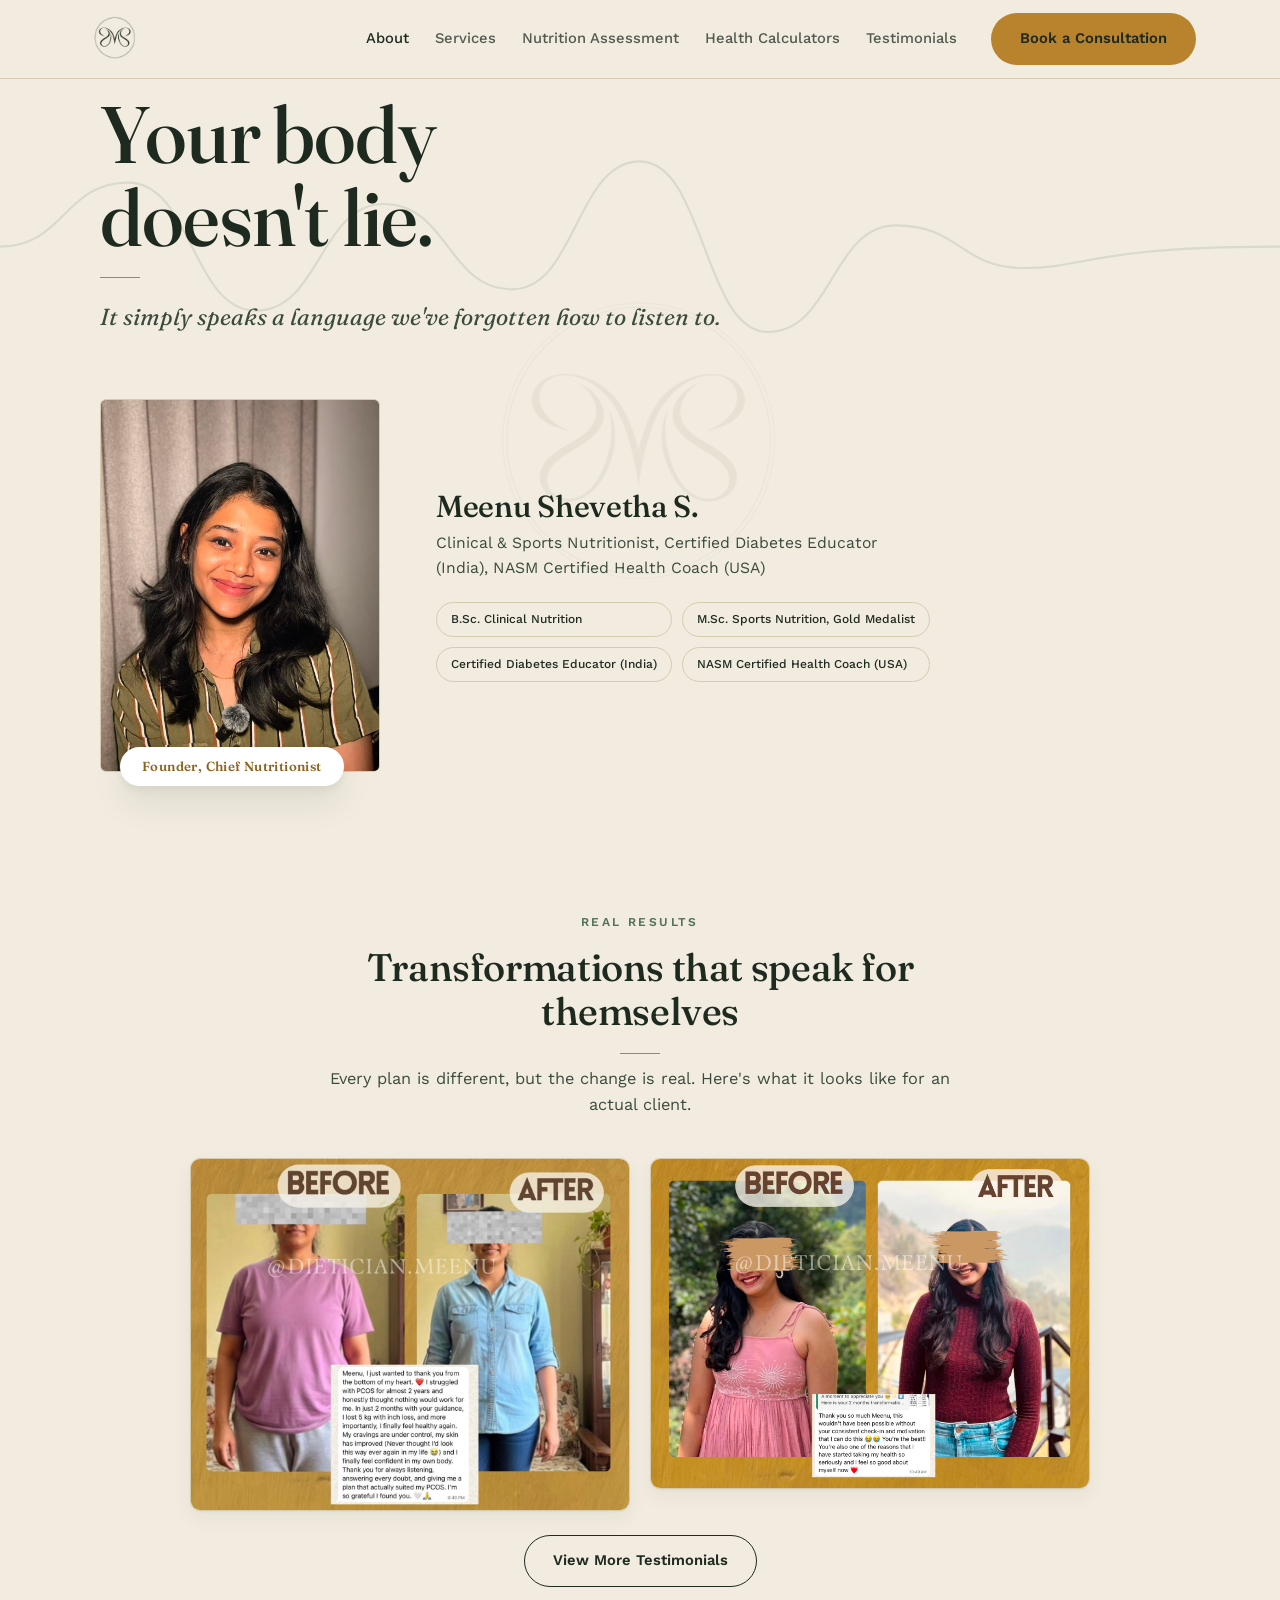
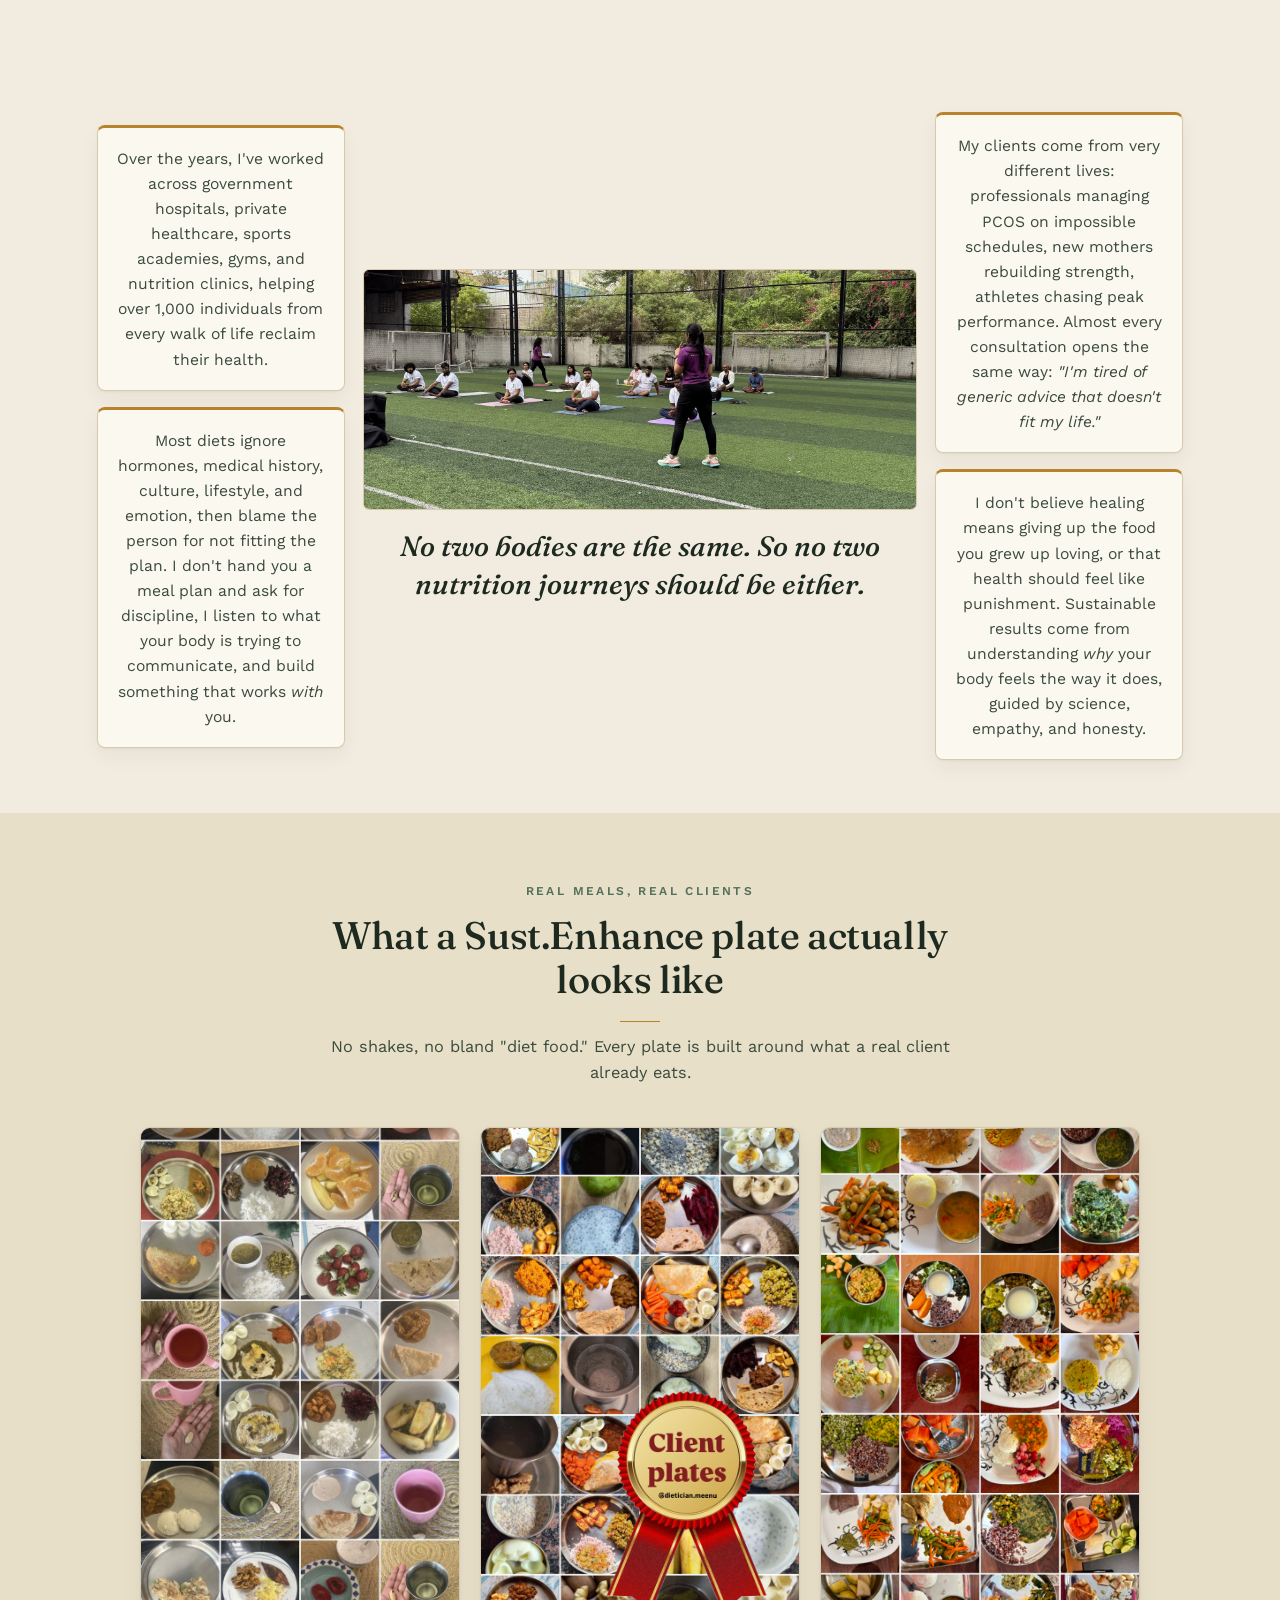
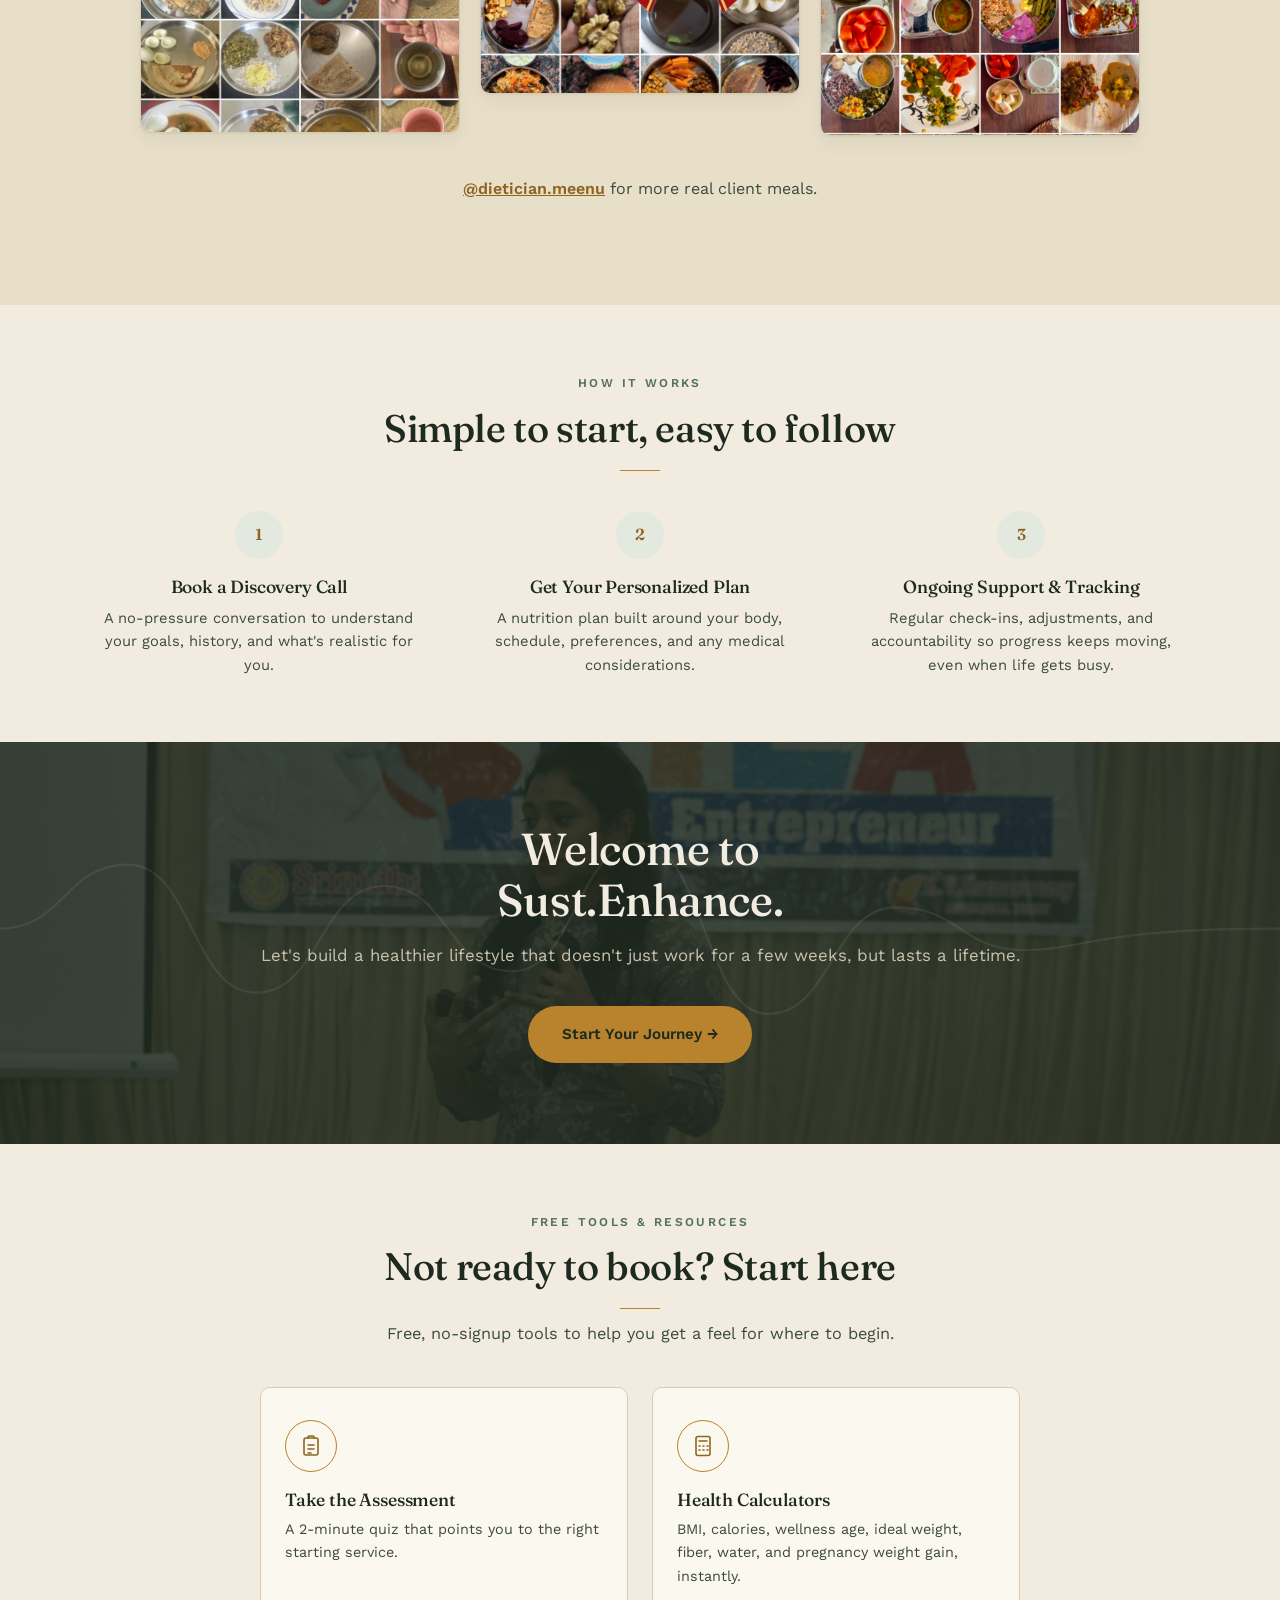
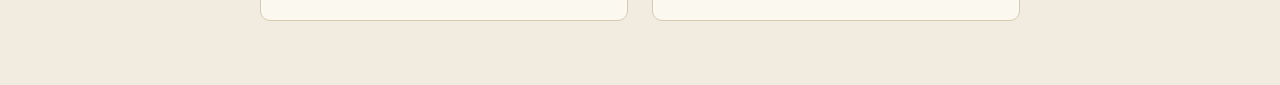
<file: index.html>
<!DOCTYPE html>
<html lang="en">
<head>
<meta charset="UTF-8">
<meta name="viewport" content="width=device-width, initial-scale=1.0">
<title>Sust.Enhance | Meenu Shevetha, Founder & Nutrition Coaching</title>
<meta name="description" content="Meet Meenu Shevetha, founder of Sust.Enhance: personalized, evidence-based nutrition coaching for weight management, sports performance, medical nutrition therapy, and family wellness. Book your discovery call today.">

<!-- Open Graph -->
<meta property="og:title" content="Sust.Enhance | Meenu Shevetha, Founder & Nutrition Coaching">
<meta property="og:description" content="Sustainable nutrition. Lasting wellness. Personalized plans built around your life, not a diet template.">
<meta property="og:type" content="website">

<link rel="preconnect" href="https://fonts.googleapis.com">
<link rel="preconnect" href="https://fonts.gstatic.com" crossorigin>
<link href="https://fonts.googleapis.com/css2?family=Fraunces:ital,opsz,wght@0,9..144,300;0,9..144,400;0,9..144,500;0,9..144,600;0,9..144,700;1,9..144,400;1,9..144,500;1,9..144,600&family=Work+Sans:wght@300;400;500;600;700&display=swap" rel="stylesheet">

<link rel="icon" type="image/png" href="images/favicon.png">

<link rel="stylesheet" href="css/style.css">
</head>
<body>

<!-- ============ HEADER / NAV ============ -->
<header class="site-header" id="siteHeader">
  <div class="container nav-wrap">
    <a href="index.html" class="logo">
      <img src="images/logo.png" alt="Sust.Enhance | Meenu Shevetha" class="logo-mark">
    </a>

    <nav class="main-nav" id="mainNav">
      <a href="index.html" class="nav-link" aria-current="page">About</a>
      <a href="services.html" class="nav-link">Services</a>
      <a href="assessment.html" class="nav-link">Nutrition Assessment</a>
      <a href="calculators.html" class="nav-link">Health Calculators</a>
      <a href="testimonials.html" class="nav-link">Testimonials</a>
      <a href="contact.html#booking" class="btn btn-primary nav-cta">Book a Consultation</a>
    </nav>

    <button class="nav-toggle" id="navToggle" aria-label="Toggle menu" aria-expanded="false">
      <span></span><span></span><span></span>
    </button>
  </div>
</header>

<main>

  <!-- ============ FOUNDER HERO ============ -->
  <section class="founder-hero">
    <svg class="pulse-bg" viewBox="0 0 1200 200" preserveAspectRatio="none" xmlns="http://www.w3.org/2000/svg" aria-hidden="true">
      <path d="M0,100 C60,100 60,40 120,40 C180,40 180,160 240,160 C300,160 300,60 360,60 C420,60 420,140 480,140 C540,140 540,20 600,20 C660,20 660,180 720,180 C780,180 780,80 840,80 C900,80 900,120 960,120 C1020,120 1020,100 1200,100"
        fill="none" stroke="#52705A" stroke-width="2"/>
    </svg>
    <div class="founder-hero-inner">
      <h1>Your body doesn't lie.</h1>
      <p class="sub">It simply speaks a language we've forgotten how to listen to.</p>

      <div class="founder-hero-grid">
        <div class="portrait-wrap">
          <div class="portrait-frame">
            <img src="images/meenu-headshot.png" alt="Meenu Shevetha, Founder &amp; Chief Nutritionist">
          </div>
          <div class="portrait-badges">
            <span class="portrait-badge">Founder, Chief Nutritionist</span>
          </div>
        </div>
        <div class="founder-id">
          <h2>Meenu Shevetha S.</h2>
          <p class="role">Clinical &amp; Sports Nutritionist, Certified Diabetes Educator (India), NASM Certified Health Coach (USA)</p>
          <div class="founder-credential-row">
            <span>B.Sc. Clinical Nutrition</span>
            <span>M.Sc. Sports Nutrition, Gold Medalist</span>
            <span>Certified Diabetes Educator (India)</span>
            <span>NASM Certified Health Coach (USA)</span>
          </div>
        </div>
      </div>
    </div>
  </section>

  <!-- ============ TRANSFORMATIONS ============ -->
  <section class="transformations" id="transformations">
    <div class="container">
      <div class="section-head reveal">
        <p class="eyebrow">Real Results</p>
        <h2>Transformations that speak for themselves</h2>
        <p class="section-sub">Every plan is different, but the change is real. Here's what it looks like for an actual client.</p>
      </div>

      <div class="transformations-gallery">
        <img src="images/transformation-1.jpg" alt="Client before and after transformation with a thank-you message about PCOS and weight loss progress" class="reveal" loading="lazy">
        <img src="images/transformation-2.jpg" alt="Client before and after transformation with a thank-you message about a 2-month progress journey" class="reveal" loading="lazy">
      </div>

      <p class="transformations-cta reveal">
        <a href="testimonials.html" class="btn btn-ghost">View More Testimonials</a>
      </p>
    </div>
  </section>

  <!-- ============ FOUNDER STORY ============ -->
  <div class="founder-story">

    <div class="story-layout">
      <div class="story-col">
        <div class="story-box reveal">
          <p>Over the years, I've worked across government hospitals, private healthcare, sports academies, gyms, and nutrition clinics, helping over 1,000 individuals from every walk of life reclaim their health.</p>
        </div>
        <div class="story-box reveal">
          <p>Most diets ignore hormones, medical history, culture, lifestyle, and emotion, then blame the person for not fitting the plan. I don't hand you a meal plan and ask for discipline, I listen to what your body is trying to communicate, and build something that works <em>with</em> you.</p>
        </div>
      </div>

      <figure class="founder-story-photo reveal">
        <img src="images/meenu-coaching.jpg" alt="Meenu Shevetha leading an outdoor group wellness session">
        <figcaption>No two bodies are the same. So no two nutrition journeys should be either.</figcaption>
      </figure>

      <div class="story-col">
        <div class="story-box reveal">
          <p>My clients come from very different lives: professionals managing PCOS on impossible schedules, new mothers rebuilding strength, athletes chasing peak performance. Almost every consultation opens the same way: <em>"I'm tired of generic advice that doesn't fit my life."</em></p>
        </div>
        <div class="story-box reveal">
          <p>I don't believe healing means giving up the food you grew up loving, or that health should feel like punishment. Sustainable results come from understanding <em>why</em> your body feels the way it does, guided by science, empathy, and honesty.</p>
        </div>
      </div>
    </div>

  </div>

  <!-- ============ CLIENT PLATES ============ -->
  <section class="client-plates" id="clientPlates">
    <div class="container">
      <div class="section-head reveal">
        <p class="eyebrow">Real Meals, Real Clients</p>
        <h2>What a Sust.Enhance plate actually looks like</h2>
        <p class="section-sub">No shakes, no bland "diet food." Every plate is built around what a real client already eats.</p>
      </div>

      <div class="client-plates-grid">
        <img src="images/client-plates-1.jpg" alt="Grid of real client meal plates, home-cooked Indian dishes" class="reveal" loading="lazy">
        <img src="images/client-plates-3.jpg" alt="Grid of real client meal plates, home-cooked Indian dishes" class="reveal" loading="lazy">
        <img src="images/client-plates-4.jpg" alt="Grid of real client meal plates, home-cooked Indian dishes" class="reveal" loading="lazy">
      </div>

      <p class="services-note reveal">
        <a href="https://instagram.com/dietician.meenu" target="_blank" rel="noopener">@dietician.meenu</a>
        for more real client meals.
      </p>
    </div>
  </section>

  <!-- ============ PROCESS ============ -->
  <section class="process" id="process">
    <div class="container">
      <div class="section-head reveal">
        <p class="eyebrow">How It Works</p>
        <h2>Simple to start, easy to follow</h2>
      </div>

      <div class="process-grid">
        <div class="process-step reveal">
          <div class="process-num">1</div>
          <h3>Book a Discovery Call</h3>
          <p>A no-pressure conversation to understand your goals, history, and what's realistic for you.</p>
        </div>
        <div class="process-step reveal">
          <div class="process-num">2</div>
          <h3>Get Your Personalized Plan</h3>
          <p>A nutrition plan built around your body, schedule, preferences, and any medical considerations.</p>
        </div>
        <div class="process-step reveal">
          <div class="process-num">3</div>
          <h3>Ongoing Support &amp; Tracking</h3>
          <p>Regular check-ins, adjustments, and accountability so progress keeps moving, even when life gets busy.</p>
        </div>
      </div>
    </div>
  </section>

  <!-- ============ FOUNDER CTA ============ -->
  <section class="founder-cta">
    <img src="images/meenu-speaking.jpg" alt="" class="founder-cta-bg" aria-hidden="true">
    <svg class="pulse-bg" viewBox="0 0 1200 200" preserveAspectRatio="none" xmlns="http://www.w3.org/2000/svg" aria-hidden="true">
      <path d="M0,100 C60,100 60,40 120,40 C180,40 180,160 240,160 C300,160 300,60 360,60 C420,60 420,140 480,140 C540,140 540,20 600,20 C660,20 660,180 720,180 C780,180 780,80 840,80 C900,80 900,120 960,120 C1020,120 1020,100 1200,100"
        fill="none" stroke="#F1ECDF" stroke-width="2"/>
    </svg>
    <h3>Welcome to Sust.Enhance.</h3>
    <p>Let's build a healthier lifestyle that doesn't just work for a few weeks, but lasts a lifetime.</p>
    <a href="contact.html#booking" class="btn-gold">Start Your Journey →</a>
  </section>

  <!-- ============ RESOURCE HUB ============ -->
  <section class="resources" id="resources">
    <div class="container">
      <div class="section-head reveal">
        <p class="eyebrow">Free Tools &amp; Resources</p>
        <h2>Not ready to book? Start here</h2>
        <p class="section-sub">Free, no-signup tools to help you get a feel for where to begin.</p>
      </div>

      <div class="resources-grid">
        <a href="assessment.html" class="resource-card reveal">
          <div class="service-icon"><svg viewBox="0 0 24 24" fill="none" stroke="currentColor" stroke-width="1.6" stroke-linecap="round" stroke-linejoin="round"><rect x="5" y="4" width="14" height="17" rx="2"/><path d="M9 4V3a1 1 0 0 1 1-1h4a1 1 0 0 1 1 1v1"/><path d="M9 11h6M9 15h6M9 19h3"/></svg></div>
          <h3>Take the Assessment</h3>
          <p>A 2-minute quiz that points you to the right starting service.</p>
        </a>
        <a href="calculators.html" class="resource-card reveal">
          <div class="service-icon"><svg viewBox="0 0 24 24" fill="none" stroke="currentColor" stroke-width="1.6" stroke-linecap="round" stroke-linejoin="round"><rect x="5" y="2.5" width="14" height="19" rx="2"/><path d="M8 7h8"/><path d="M8 12h1M12 12h1M16 12h1M8 16h1M12 16h1M16 16h1"/></svg></div>
          <h3>Health Calculators</h3>
          <p>BMI, calories, wellness age, ideal weight, fiber, water, and pregnancy weight gain, instantly.</p>
        </a>
      </div>
    </div>
  </section>

</main>



<a href="#siteHeader" class="back-to-top" id="backToTop" aria-label="Back to top">↑</a>

<script src="js/script.js"></script>
</body>
</html>
</file>
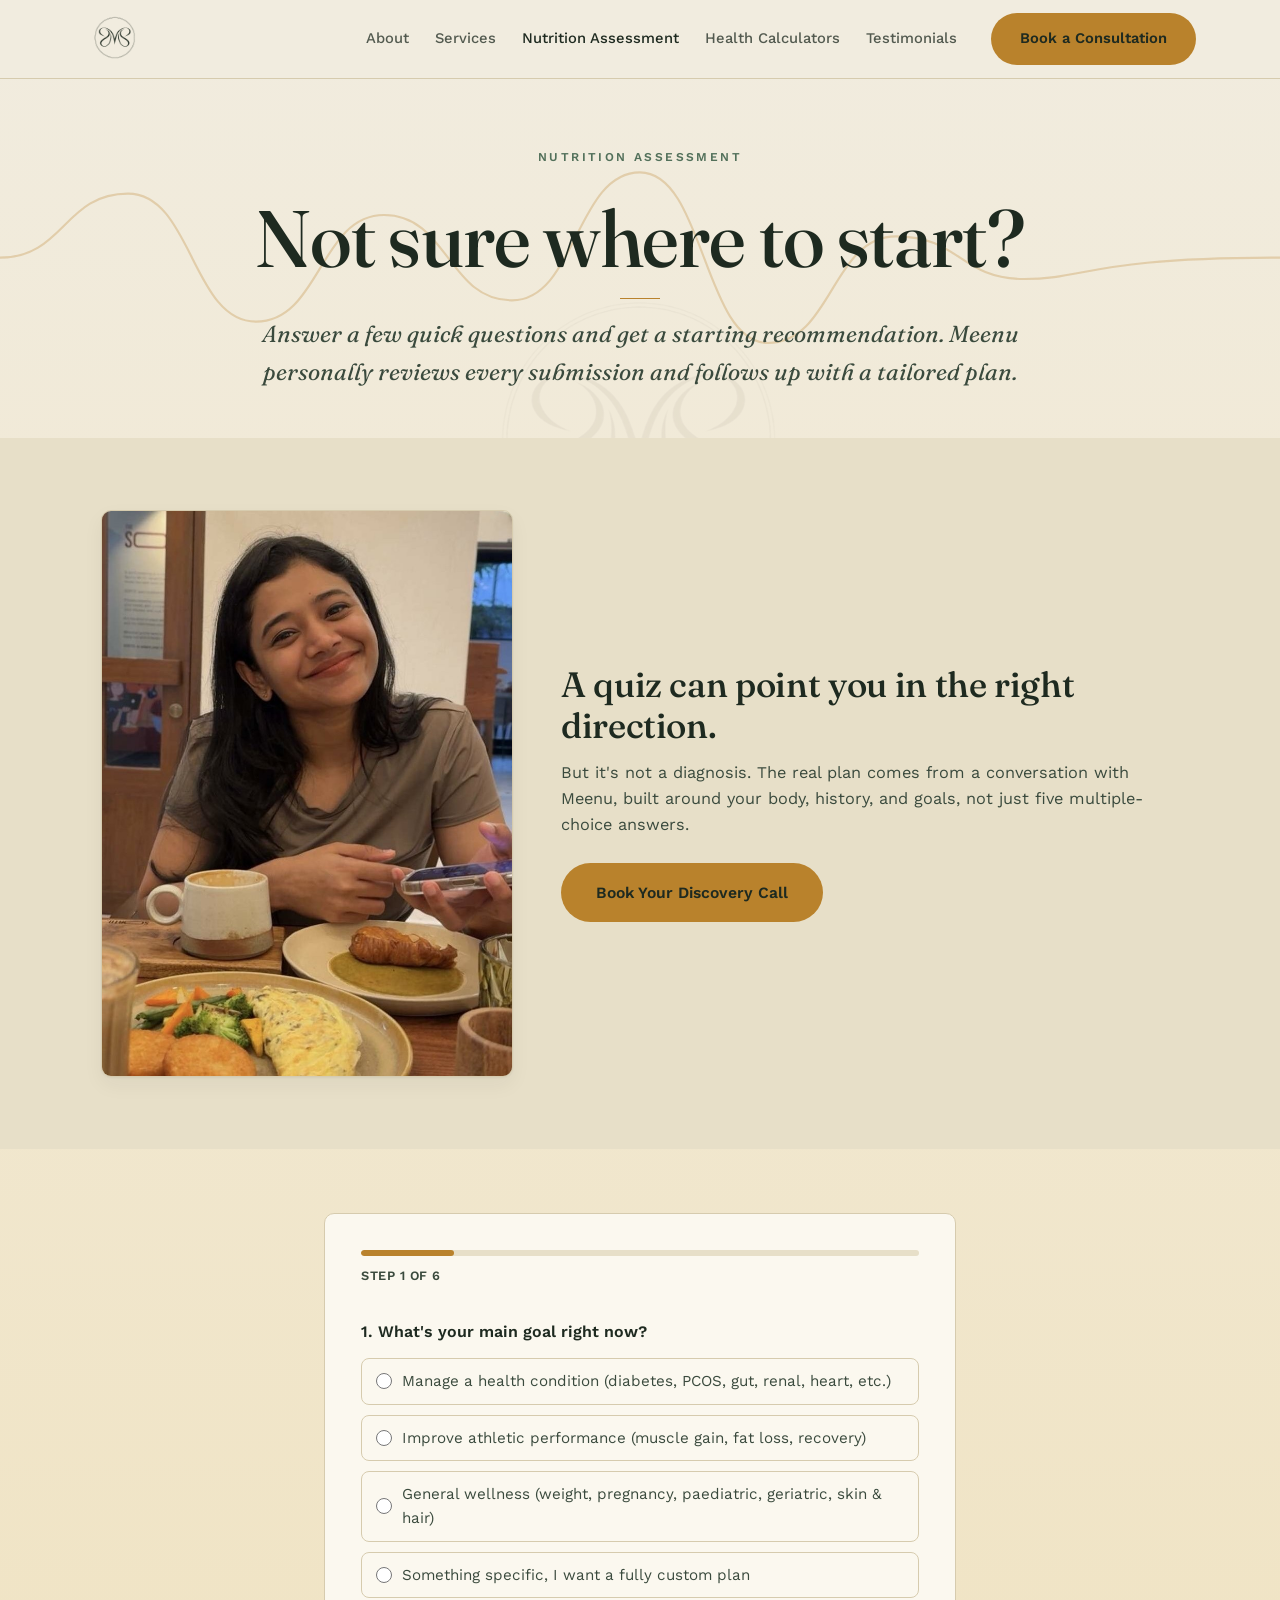
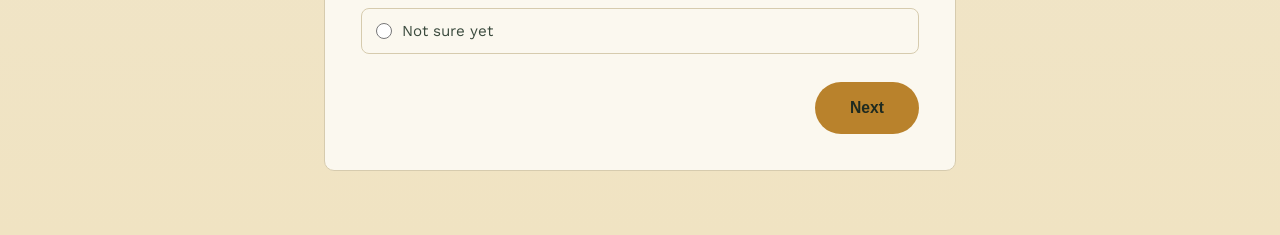
<file: assessment.html>
<!DOCTYPE html>
<html lang="en">
<head>
<meta charset="UTF-8">
<meta name="viewport" content="width=device-width, initial-scale=1.0">
<title>Nutrition Assessment | Sust.Enhance</title>
<meta name="description" content="Take a free 2-minute assessment to find out which Sust.Enhance nutrition service best fits your goals.">

<link rel="preconnect" href="https://fonts.googleapis.com">
<link rel="preconnect" href="https://fonts.gstatic.com" crossorigin>
<link href="https://fonts.googleapis.com/css2?family=Fraunces:ital,opsz,wght@0,9..144,300;0,9..144,400;0,9..144,500;0,9..144,600;0,9..144,700;1,9..144,400;1,9..144,500;1,9..144,600&family=Work+Sans:wght@300;400;500;600;700&display=swap" rel="stylesheet">

<link rel="icon" type="image/png" href="images/favicon.png">

<link rel="stylesheet" href="css/style.css">
</head>
<body class="page-assessment">

<!-- ============ HEADER / NAV ============ -->
<header class="site-header" id="siteHeader">
  <div class="container nav-wrap">
    <a href="index.html" class="logo">
      <img src="images/logo.png" alt="Sust.Enhance | Meenu Shevetha" class="logo-mark">
    </a>

    <nav class="main-nav" id="mainNav">
      <a href="index.html" class="nav-link">About</a>
      <a href="services.html" class="nav-link">Services</a>
      <a href="assessment.html" class="nav-link" aria-current="page">Nutrition Assessment</a>
      <a href="calculators.html" class="nav-link">Health Calculators</a>
      <a href="testimonials.html" class="nav-link">Testimonials</a>
      <a href="contact.html#booking" class="btn btn-primary nav-cta">Book a Consultation</a>
    </nav>

    <button class="nav-toggle" id="navToggle" aria-label="Toggle menu" aria-expanded="false">
      <span></span><span></span><span></span>
    </button>
  </div>
</header>

<main>

  <div class="page-hero container">
    <svg class="pulse-bg" viewBox="0 0 1200 200" preserveAspectRatio="none" xmlns="http://www.w3.org/2000/svg" aria-hidden="true">
      <path d="M0,100 C60,100 60,40 120,40 C180,40 180,160 240,160 C300,160 300,60 360,60 C420,60 420,140 480,140 C540,140 540,20 600,20 C660,20 660,180 720,180 C780,180 780,80 840,80 C900,80 900,120 960,120 C1020,120 1020,100 1200,100"
        fill="none" stroke="#B9822C" stroke-width="2"/>
    </svg>
    <p class="eyebrow">Nutrition Assessment</p>
    <h1>Not sure where to start?</h1>
    <p>Answer a few quick questions and get a starting recommendation. Meenu personally reviews every submission and follows up with a tailored plan.</p>
  </div>

  <!-- ============ ASSESSMENT CTA ============ -->
  <section class="tool-cta">
    <div class="container tool-cta-grid">
      <img src="images/meenu-breakfast.jpg" alt="Meenu Shevetha" class="tool-cta-photo">
      <div class="tool-cta-text">
        <h3>A quiz can point you in the right direction.</h3>
        <p>But it's not a diagnosis. The real plan comes from a conversation with Meenu, built around your body, history, and goals, not just five multiple-choice answers.</p>
        <a href="contact.html#booking" class="btn btn-primary btn-lg">Book Your Discovery Call</a>
      </div>
    </div>
  </section>

  <section class="assessment">
    <div class="container assessment-wrap">

      <form id="assessmentForm" class="quiz-card reveal" novalidate>
        <div class="quiz-progress">
          <div class="quiz-progress-track"><div class="quiz-progress-fill" id="quizProgressFill"></div></div>
          <p class="quiz-step-label" id="quizStepLabel">Step 1 of 6</p>
        </div>

        <div class="quiz-question" data-step="1">
          <p class="quiz-label">1. What's your main goal right now?</p>
          <div class="quiz-options">
            <label><input type="radio" name="goal" value="clinical"> Manage a health condition (diabetes, PCOS, gut, renal, heart, etc.)</label>
            <label><input type="radio" name="goal" value="sports"> Improve athletic performance (muscle gain, fat loss, recovery)</label>
            <label><input type="radio" name="goal" value="wellness"> General wellness (weight, pregnancy, paediatric, geriatric, skin &amp; hair)</label>
            <label><input type="radio" name="goal" value="bespoke"> Something specific, I want a fully custom plan</label>
            <label><input type="radio" name="goal" value="unsure"> Not sure yet</label>
          </div>
        </div>

        <div class="quiz-question" data-step="2" hidden>
          <p class="quiz-label">2. Do you have any diagnosed medical conditions, food allergies, or take medications that affect your diet?</p>
          <div class="quiz-options">
            <label><input type="radio" name="medical" value="yes"> Yes</label>
            <label><input type="radio" name="medical" value="no"> No</label>
          </div>
        </div>

        <div class="quiz-question" data-step="3" hidden>
          <p class="quiz-label">3. How would you describe your current eating pattern?</p>
          <div class="quiz-options">
            <label><input type="radio" name="pattern" value="structured"> Fairly structured already</label>
            <label><input type="radio" name="pattern" value="inconsistent"> Inconsistent, some good days, some chaotic ones</label>
            <label><input type="radio" name="pattern" value="restrictive"> Restrictive, I'm often dieting</label>
            <label><input type="radio" name="pattern" value="none"> No real plan at all</label>
          </div>
        </div>

        <div class="quiz-question" data-step="4" hidden>
          <p class="quiz-label">4. What's made it hardest to stick with a plan before?</p>
          <div class="quiz-options">
            <label><input type="radio" name="barrier" value="time"> No time to plan or cook properly</label>
            <label><input type="radio" name="barrier" value="consistency"> I start strong, then lose consistency</label>
            <label><input type="radio" name="barrier" value="clarity"> I'm not sure what's actually right for my body</label>
            <label><input type="radio" name="barrier" value="condition"> A medical condition makes it complicated</label>
            <label><input type="radio" name="barrier" value="accountability"> I haven't had the right support or accountability</label>
          </div>
        </div>

        <div class="quiz-question" data-step="5" hidden>
          <p class="quiz-label">5. How soon are you looking to start?</p>
          <div class="quiz-options">
            <label><input type="radio" name="timeline" value="asap"> As soon as possible</label>
            <label><input type="radio" name="timeline" value="month"> Within the next month</label>
            <label><input type="radio" name="timeline" value="exploring"> Just exploring for now</label>
          </div>
        </div>

        <div class="quiz-question" data-step="6" hidden>
          <p class="quiz-label">Last step, where should Meenu send your results?</p>
          <div class="quiz-contact">
            <label>
              Name
              <input type="text" name="fullName" id="quizName" required>
            </label>
            <label>
              Email
              <input type="email" name="contactEmail" id="quizEmail" required>
            </label>
            <label>
              Contact Number
              <input type="tel" name="contactPhone" id="quizPhone" required>
            </label>
          </div>
          <p class="quiz-contact-note">Meenu will personally review your answers and follow up with a plan tailored to you.</p>
        </div>

        <p class="quiz-nudge" id="quizNudge" hidden>Pick an option to continue.</p>

        <div class="quiz-nav">
          <button type="button" id="quizBackBtn" class="btn btn-ghost" hidden>Back</button>
          <button type="button" id="quizNextBtn" class="btn btn-primary btn-lg">Next</button>
        </div>
      </form>

      <div class="quiz-result-card reveal" id="quizResult" hidden>
        <p class="eyebrow">Your Nutrition Profile</p>
        <h2 id="resultTitle"></h2>
        <p class="quiz-result-service" id="resultService"></p>
        <p id="resultBody"></p>

        <ul class="quiz-result-insights" id="resultInsights"></ul>

        <p class="quiz-result-urgency" id="resultUrgency"></p>

        <div class="quiz-result-actions">
          <a href="contact.html#booking" id="resultPrimaryCta" class="btn btn-primary btn-lg">Book Your Discovery Call</a>
          <a href="#" id="resultSecondaryCta" class="btn btn-ghost">See Service Details</a>
        </div>
        <button type="button" id="retakeBtn" class="btn-link-retake">Retake Assessment</button>
      </div>

    </div>
  </section>


</main>



<a href="#siteHeader" class="back-to-top" id="backToTop" aria-label="Back to top">↑</a>

<script src="js/script.js"></script>
<script src="js/assessment.js"></script>
</body>
</html>
</file>
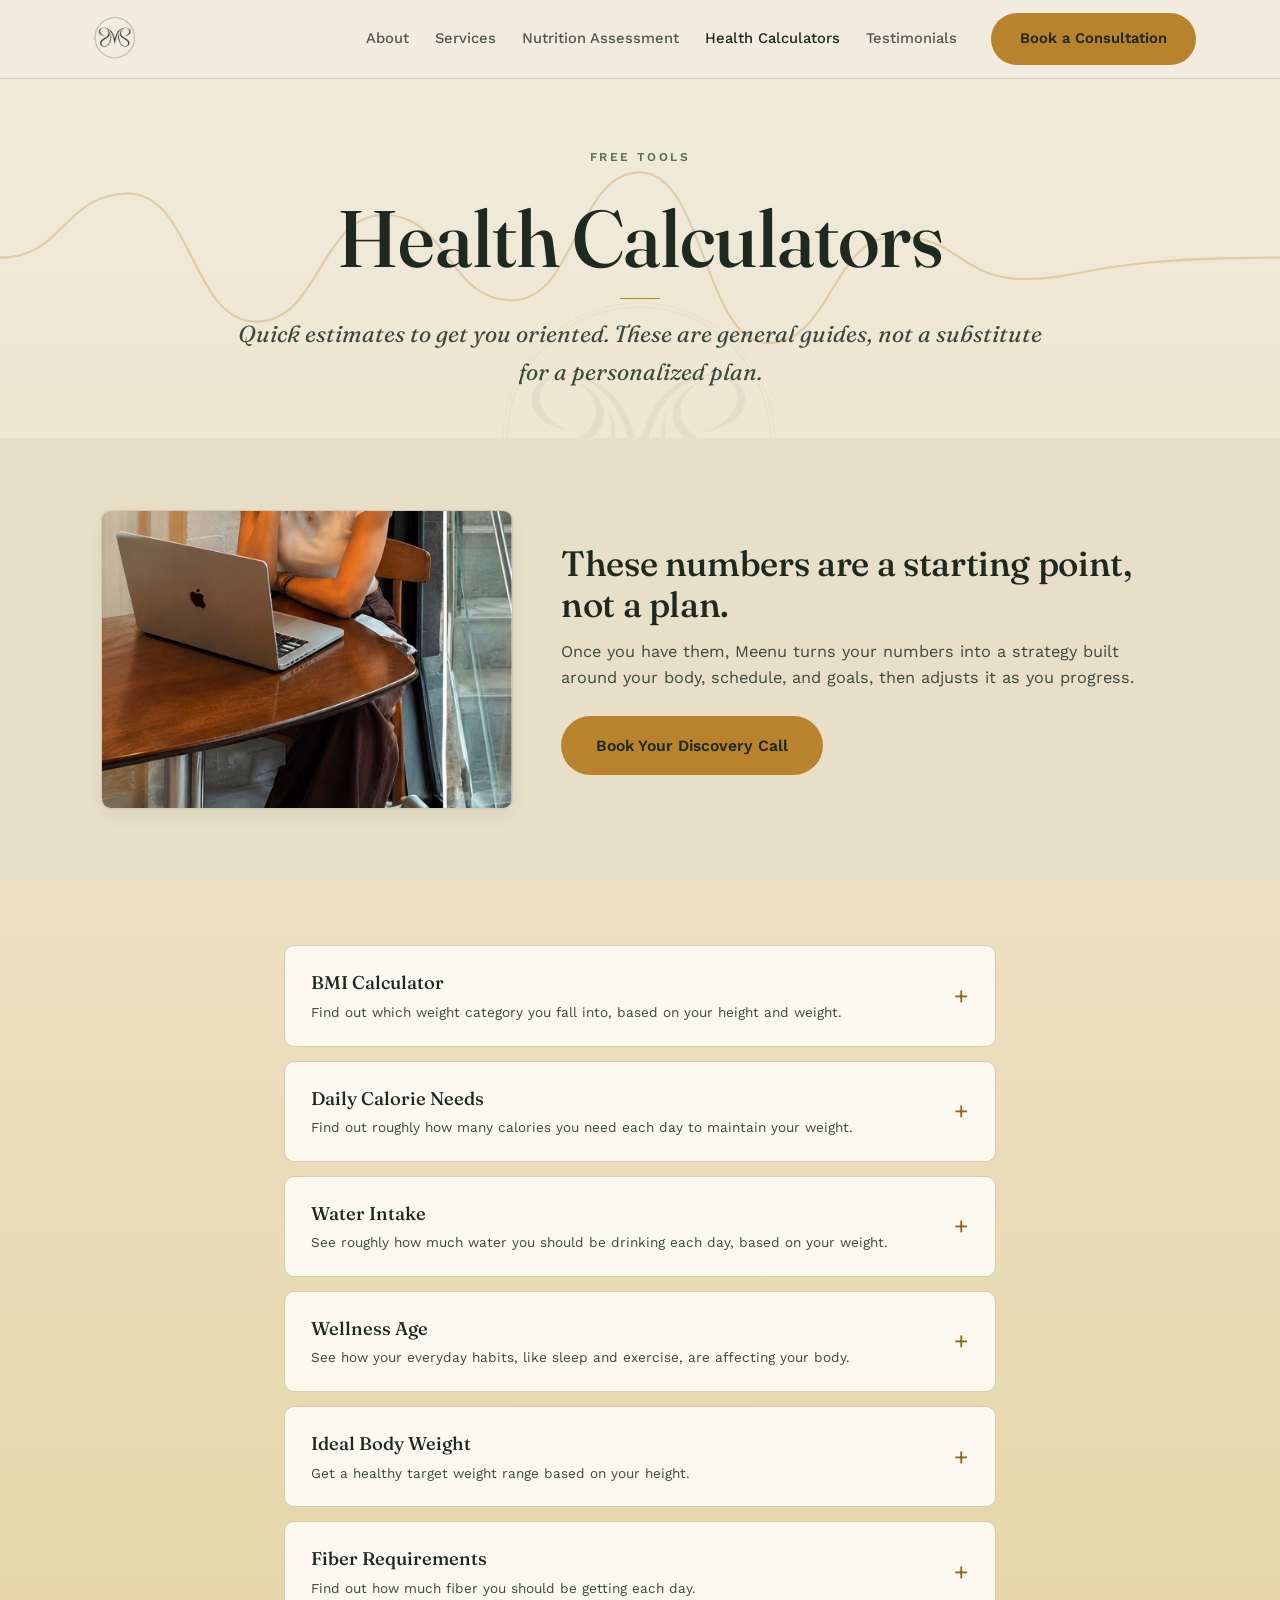
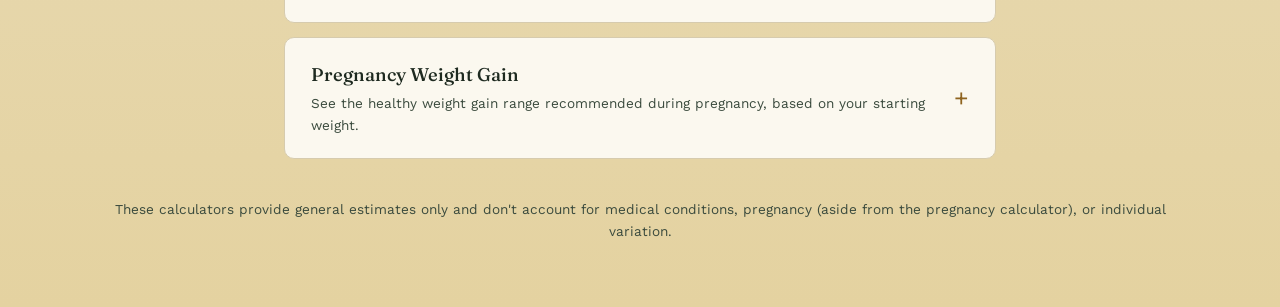
<file: calculators.html>
<!DOCTYPE html>
<html lang="en">
<head>
<meta charset="UTF-8">
<meta name="viewport" content="width=device-width, initial-scale=1.0">
<title>Health Calculators | Sust.Enhance</title>
<meta name="description" content="Free BMI, calorie, wellness age, ideal weight, fiber, water intake, and pregnancy weight gain calculators from Sust.Enhance Nutrition.">

<link rel="preconnect" href="https://fonts.googleapis.com">
<link rel="preconnect" href="https://fonts.gstatic.com" crossorigin>
<link href="https://fonts.googleapis.com/css2?family=Fraunces:ital,opsz,wght@0,9..144,300;0,9..144,400;0,9..144,500;0,9..144,600;0,9..144,700;1,9..144,400;1,9..144,500;1,9..144,600&family=Work+Sans:wght@300;400;500;600;700&display=swap" rel="stylesheet">

<link rel="icon" type="image/png" href="images/favicon.png">

<link rel="stylesheet" href="css/style.css">
</head>
<body class="page-calculators">

<!-- ============ HEADER / NAV ============ -->
<header class="site-header" id="siteHeader">
  <div class="container nav-wrap">
    <a href="index.html" class="logo">
      <img src="images/logo.png" alt="Sust.Enhance | Meenu Shevetha" class="logo-mark">
    </a>

    <nav class="main-nav" id="mainNav">
      <a href="index.html" class="nav-link">About</a>
      <a href="services.html" class="nav-link">Services</a>
      <a href="assessment.html" class="nav-link">Nutrition Assessment</a>
      <a href="calculators.html" class="nav-link" aria-current="page">Health Calculators</a>
      <a href="testimonials.html" class="nav-link">Testimonials</a>
      <a href="contact.html#booking" class="btn btn-primary nav-cta">Book a Consultation</a>
    </nav>

    <button class="nav-toggle" id="navToggle" aria-label="Toggle menu" aria-expanded="false">
      <span></span><span></span><span></span>
    </button>
  </div>
</header>

<main>

  <div class="page-hero container">
    <svg class="pulse-bg" viewBox="0 0 1200 200" preserveAspectRatio="none" xmlns="http://www.w3.org/2000/svg" aria-hidden="true">
      <path d="M0,100 C60,100 60,40 120,40 C180,40 180,160 240,160 C300,160 300,60 360,60 C420,60 420,140 480,140 C540,140 540,20 600,20 C660,20 660,180 720,180 C780,180 780,80 840,80 C900,80 900,120 960,120 C1020,120 1020,100 1200,100"
        fill="none" stroke="#B9822C" stroke-width="2"/>
    </svg>
    <p class="eyebrow">Free Tools</p>
    <h1>Health Calculators</h1>
    <p>Quick estimates to get you oriented. These are general guides, not a substitute for a personalized plan.</p>
  </div>

  <!-- ============ CALCULATORS CTA ============ -->
  <section class="tool-cta">
    <div class="container tool-cta-grid">
      <img src="images/meenu-laptop.jpg" alt="Meenu Shevetha working on a client's plan" class="tool-cta-photo">
      <div class="tool-cta-text">
        <h3>These numbers are a starting point, not a plan.</h3>
        <p>Once you have them, Meenu turns your numbers into a strategy built around your body, schedule, and goals, then adjusts it as you progress.</p>
        <a href="contact.html#booking" class="btn btn-primary btn-lg">Book Your Discovery Call</a>
      </div>
    </div>
  </section>

  <section class="calculators">
    <div class="container calculator-accordion">

      <details class="calculator-item reveal">
        <summary>
          <span class="calculator-item-heading">
            <span class="calculator-item-title">BMI Calculator</span>
            <span class="calculator-item-sub">Find out which weight category you fall into, based on your height and weight.</span>
          </span>
        </summary>
        <div class="calculator-item-body">
          <form class="calculator-form" id="bmiForm">
            <label>Height (cm)
              <input type="number" id="bmiHeight" min="50" max="272" step="0.1" required>
            </label>
            <label>Weight (kg)
              <input type="number" id="bmiWeight" min="1" max="500" step="0.1" required>
            </label>
            <button type="submit" class="btn btn-primary">Calculate BMI</button>
          </form>
          <div class="calculator-result" id="bmiResult" hidden></div>
        </div>
      </details>

      <details class="calculator-item reveal">
        <summary>
          <span class="calculator-item-heading">
            <span class="calculator-item-title">Daily Calorie Needs</span>
            <span class="calculator-item-sub">Find out roughly how many calories you need each day to maintain your weight.</span>
          </span>
        </summary>
        <div class="calculator-item-body">
          <form class="calculator-form" id="calorieForm">
            <label>Sex
              <select id="calSex">
                <option value="male">Male</option>
                <option value="female">Female</option>
              </select>
            </label>
            <label>Age (years)
              <input type="number" id="calAge" min="10" max="100" required>
            </label>
            <label>Height (cm)
              <input type="number" id="calHeight" min="50" max="272" step="0.1" required>
            </label>
            <label>Weight (kg)
              <input type="number" id="calWeight" min="1" max="500" step="0.1" required>
            </label>
            <label>Activity Level
              <select id="calActivity">
                <option value="1.2">Sedentary (little/no exercise)</option>
                <option value="1.375">Light (1-3 days/week)</option>
                <option value="1.55" selected>Moderate (3-5 days/week)</option>
                <option value="1.725">Active (6-7 days/week)</option>
                <option value="1.9">Very Active (physical job/training 2x/day)</option>
              </select>
            </label>
            <button type="submit" class="btn btn-primary">Calculate Calories</button>
          </form>
          <div class="calculator-result" id="calorieResult" hidden></div>
        </div>
      </details>

      <details class="calculator-item reveal">
        <summary>
          <span class="calculator-item-heading">
            <span class="calculator-item-title">Water Intake</span>
            <span class="calculator-item-sub">See roughly how much water you should be drinking each day, based on your weight.</span>
          </span>
        </summary>
        <div class="calculator-item-body">
          <form class="calculator-form" id="waterForm">
            <label>Weight (kg)
              <input type="number" id="waterWeight" min="1" max="500" step="0.1" required>
            </label>
            <button type="submit" class="btn btn-primary">Calculate Intake</button>
          </form>
          <div class="calculator-result" id="waterResult" hidden></div>
        </div>
      </details>

      <details class="calculator-item reveal">
        <summary>
          <span class="calculator-item-heading">
            <span class="calculator-item-title">Wellness Age</span>
            <span class="calculator-item-sub">See how your everyday habits, like sleep and exercise, are affecting your body.</span>
          </span>
        </summary>
        <div class="calculator-item-body">
          <form class="calculator-form" id="wellnessForm">
            <label>Age (years)
              <input type="number" id="wellnessAge" min="10" max="100" required>
            </label>
            <label>Exercise Frequency
              <select id="wellnessExercise">
                <option value="0">None</option>
                <option value="1">Light (1-2 days/week)</option>
                <option value="2">Moderate (3-4 days/week)</option>
                <option value="3">Active (5+ days/week)</option>
              </select>
            </label>
            <label>Sleep Quality
              <select id="wellnessSleep">
                <option value="0">Poor (under 5 hrs or restless)</option>
                <option value="1">Average (5-7 hrs)</option>
                <option value="2">Good (7-9 hrs, restful)</option>
              </select>
            </label>
            <label>Typical Diet
              <select id="wellnessDiet">
                <option value="0">Mostly processed / fast food</option>
                <option value="1">A mix of both</option>
                <option value="2">Mostly whole, home-cooked foods</option>
              </select>
            </label>
            <label>Do you smoke?
              <select id="wellnessSmoke">
                <option value="no">No</option>
                <option value="yes">Yes</option>
              </select>
            </label>
            <button type="submit" class="btn btn-primary">Calculate Wellness Age</button>
          </form>
          <div class="calculator-result" id="wellnessResult" hidden></div>
        </div>
      </details>

      <details class="calculator-item reveal">
        <summary>
          <span class="calculator-item-heading">
            <span class="calculator-item-title">Ideal Body Weight</span>
            <span class="calculator-item-sub">Get a healthy target weight range based on your height.</span>
          </span>
        </summary>
        <div class="calculator-item-body">
          <form class="calculator-form" id="ibwForm">
            <label>Sex
              <select id="ibwSex">
                <option value="male">Male</option>
                <option value="female">Female</option>
              </select>
            </label>
            <label>Height (cm)
              <input type="number" id="ibwHeight" min="120" max="220" step="0.1" required>
            </label>
            <button type="submit" class="btn btn-primary">Calculate Ideal Weight</button>
          </form>
          <div class="calculator-result" id="ibwResult" hidden></div>
        </div>
      </details>

      <details class="calculator-item reveal">
        <summary>
          <span class="calculator-item-heading">
            <span class="calculator-item-title">Fiber Requirements</span>
            <span class="calculator-item-sub">Find out how much fiber you should be getting each day.</span>
          </span>
        </summary>
        <div class="calculator-item-body">
          <form class="calculator-form" id="fiberForm">
            <label>Sex
              <select id="fiberSex">
                <option value="male">Male</option>
                <option value="female">Female</option>
              </select>
            </label>
            <label>Age (years)
              <input type="number" id="fiberAge" min="10" max="100" required>
            </label>
            <button type="submit" class="btn btn-primary">Calculate Fiber Needs</button>
          </form>
          <div class="calculator-result" id="fiberResult" hidden></div>
        </div>
      </details>

      <details class="calculator-item reveal">
        <summary>
          <span class="calculator-item-heading">
            <span class="calculator-item-title">Pregnancy Weight Gain</span>
            <span class="calculator-item-sub">See the healthy weight gain range recommended during pregnancy, based on your starting weight.</span>
          </span>
        </summary>
        <div class="calculator-item-body">
          <form class="calculator-form" id="pregnancyForm">
            <label>Pre-Pregnancy Height (cm)
              <input type="number" id="pregHeight" min="120" max="220" step="0.1" required>
            </label>
            <label>Pre-Pregnancy Weight (kg)
              <input type="number" id="pregWeight" min="30" max="250" step="0.1" required>
            </label>
            <button type="submit" class="btn btn-primary">Calculate Recommended Gain</button>
          </form>
          <div class="calculator-result" id="pregnancyResult" hidden></div>
        </div>
      </details>

    </div>

    <p class="calculator-disclaimer container">These calculators provide general estimates only and don't account for medical conditions, pregnancy (aside from the pregnancy calculator), or individual variation.</p>
  </section>


</main>



<a href="#siteHeader" class="back-to-top" id="backToTop" aria-label="Back to top">↑</a>

<script src="js/script.js"></script>
<script src="js/calculators.js"></script>
</body>
</html>
</file>
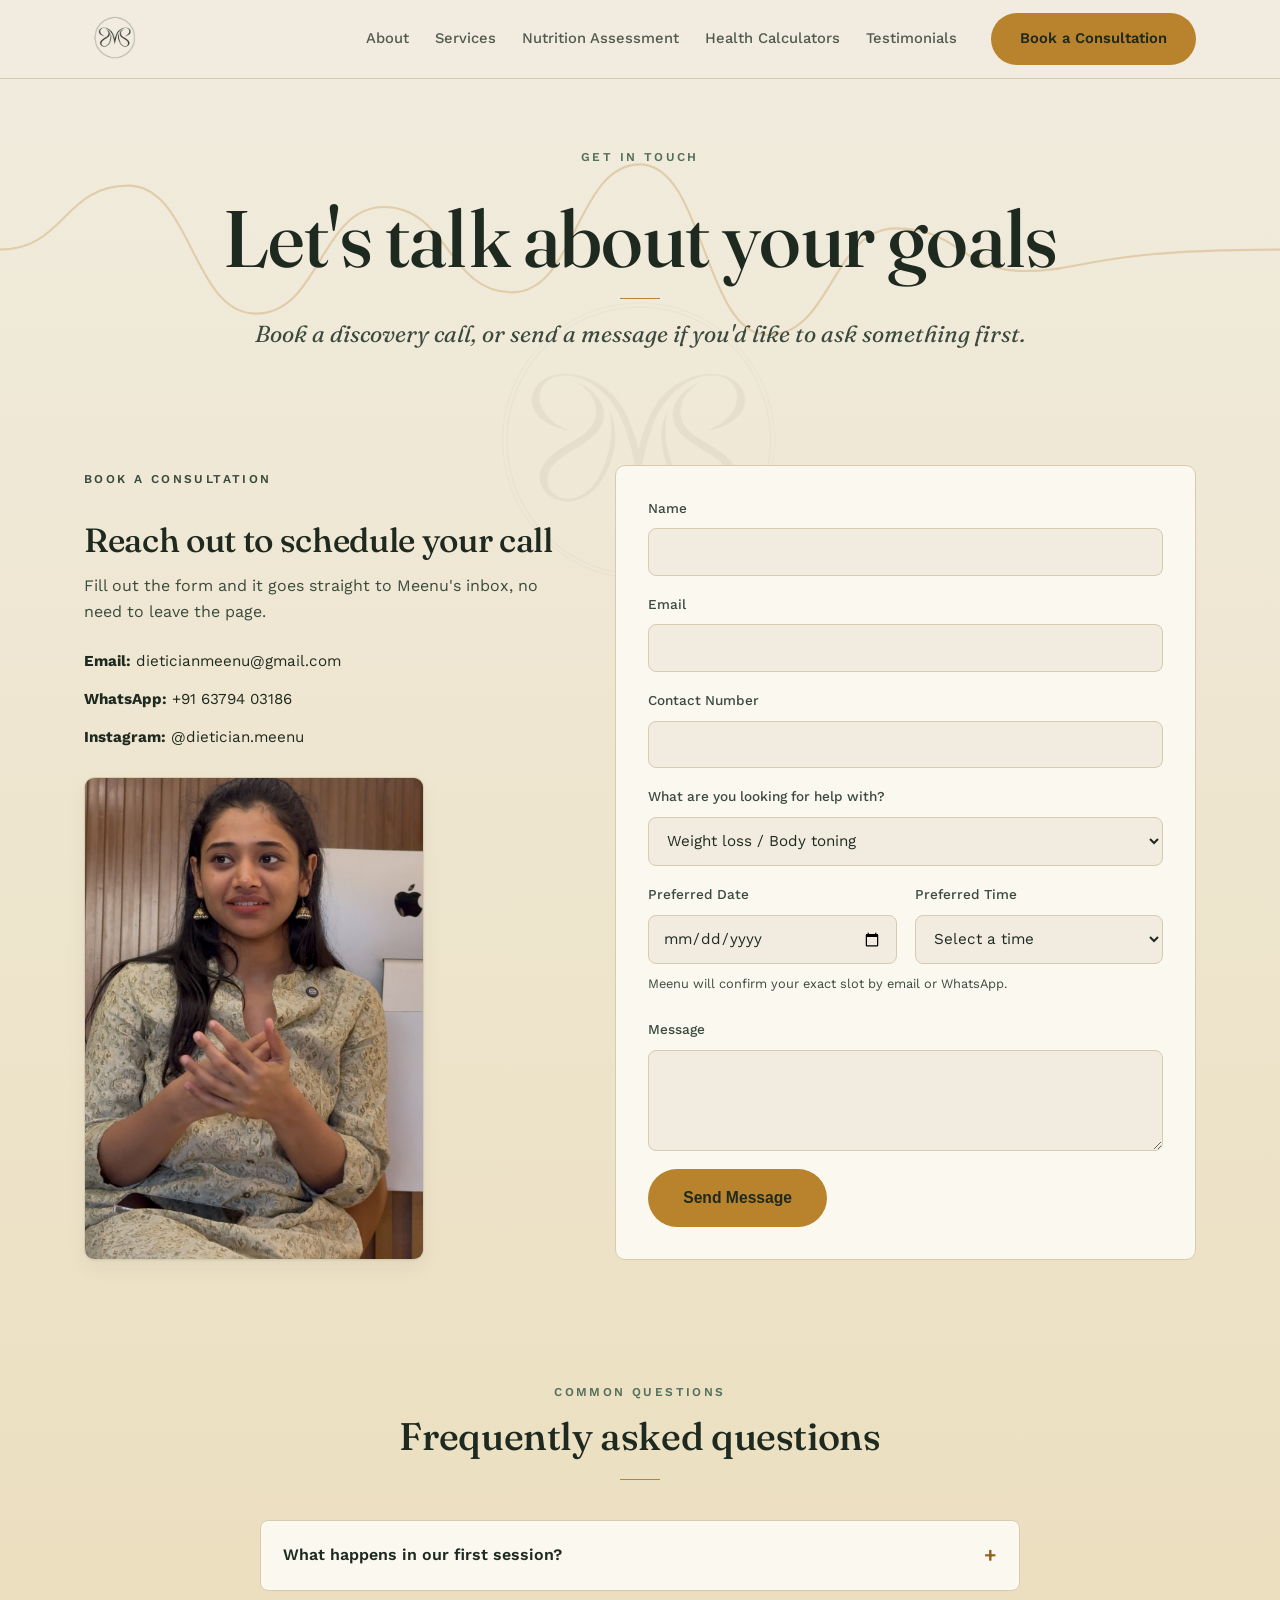
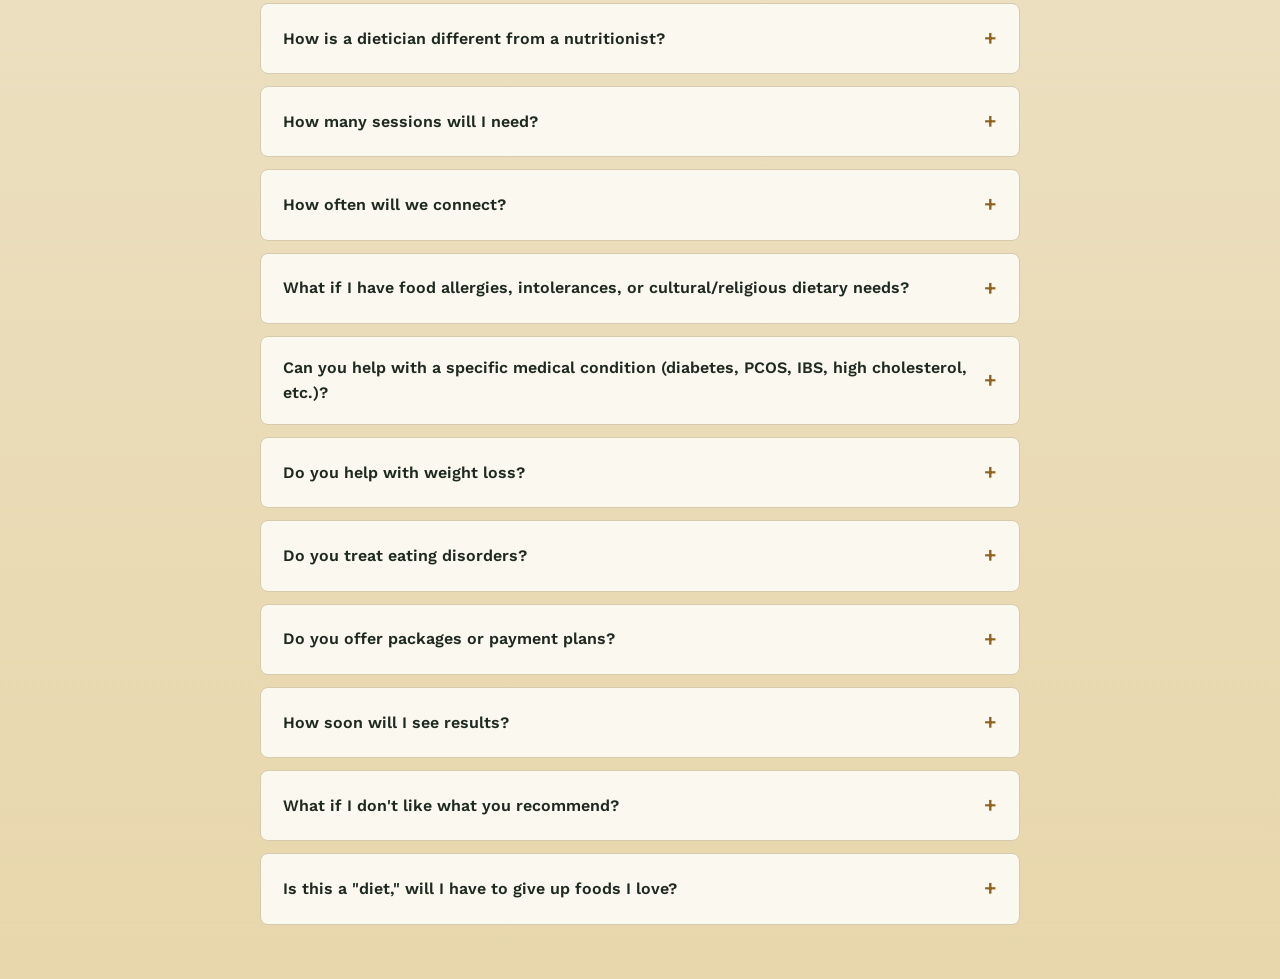
<file: contact.html>
<!DOCTYPE html>
<html lang="en">
<head>
<meta charset="UTF-8">
<meta name="viewport" content="width=device-width, initial-scale=1.0">
<title>Contact & Booking | Sust.Enhance Nutrition & Wellness</title>
<meta name="description" content="Book a discovery call or send a message to Meenu Shevetha at Sust.Enhance Nutrition.">

<link rel="preconnect" href="https://fonts.googleapis.com">
<link rel="preconnect" href="https://fonts.gstatic.com" crossorigin>
<link href="https://fonts.googleapis.com/css2?family=Fraunces:ital,opsz,wght@0,9..144,300;0,9..144,400;0,9..144,500;0,9..144,600;0,9..144,700;1,9..144,400;1,9..144,500;1,9..144,600&family=Work+Sans:wght@300;400;500;600;700&display=swap" rel="stylesheet">

<link rel="icon" type="image/png" href="images/favicon.png">

<link rel="stylesheet" href="css/style.css">
</head>
<body class="page-contact">

<!-- ============ HEADER / NAV ============ -->
<header class="site-header" id="siteHeader">
  <div class="container nav-wrap">
    <a href="index.html" class="logo">
      <img src="images/logo.png" alt="Sust.Enhance | Meenu Shevetha" class="logo-mark">
    </a>

    <nav class="main-nav" id="mainNav">
      <a href="index.html" class="nav-link">About</a>
      <a href="services.html" class="nav-link">Services</a>
      <a href="assessment.html" class="nav-link">Nutrition Assessment</a>
      <a href="calculators.html" class="nav-link">Health Calculators</a>
      <a href="testimonials.html" class="nav-link">Testimonials</a>
      <a href="contact.html#booking" class="btn btn-primary nav-cta" aria-current="page">Book a Consultation</a>
    </nav>

    <button class="nav-toggle" id="navToggle" aria-label="Toggle menu" aria-expanded="false">
      <span></span><span></span><span></span>
    </button>
  </div>
</header>

<main>

  <div class="page-hero container">
    <svg class="pulse-bg" viewBox="0 0 1200 200" preserveAspectRatio="none" xmlns="http://www.w3.org/2000/svg" aria-hidden="true">
      <path d="M0,100 C60,100 60,40 120,40 C180,40 180,160 240,160 C300,160 300,60 360,60 C420,60 420,140 480,140 C540,140 540,20 600,20 C660,20 660,180 720,180 C780,180 780,80 840,80 C900,80 900,120 960,120 C1020,120 1020,100 1200,100"
        fill="none" stroke="#B9822C" stroke-width="2"/>
    </svg>
    <p class="eyebrow">Get In Touch</p>
    <h1>Let's talk about your goals</h1>
    <p>Book a discovery call, or send a message if you'd like to ask something first.</p>
  </div>

  <!-- ============ BOOKING / CONTACT ============ -->
  <section class="contact" id="booking">
    <div class="container contact-wrap">
      <div class="contact-info reveal">
        <p class="eyebrow">Book a Consultation</p>
        <h2>Reach out to schedule your call</h2>
        <p>Fill out the form and it goes straight to Meenu's inbox, no need to leave the page.</p>

        <ul class="contact-list">
          <li><strong>Email:</strong> <a href="mailto:dieticianmeenu@gmail.com">dieticianmeenu@gmail.com</a></li>
          <li><strong>WhatsApp:</strong> <a href="https://wa.me/916379403186" target="_blank" rel="noopener">+91 63794 03186</a></li>
          <li><strong>Instagram:</strong> <a href="https://instagram.com/dietician.meenu" target="_blank" rel="noopener">@dietician.meenu</a></li>
        </ul>

        <img src="images/meenu-desk-portrait.jpg" alt="Meenu Shevetha" class="contact-portrait">
      </div>

      <form class="contact-form reveal" id="contactForm">
        <input type="hidden" name="access_key" value="f87e6ce4-b73e-4494-8aa3-5562f0c69c91">
        <input type="hidden" name="subject" value="New enquiry from Sust.Enhance website">
        <input type="hidden" name="from_name" value="Sust.Enhance website">

        <label>
          Name
          <input type="text" name="Name" id="cfName" required>
        </label>
        <label>
          Email
          <input type="email" name="Email" id="cfEmail" required>
        </label>
        <label>
          Contact Number
          <input type="tel" name="Contact Number" id="cfPhone" required>
        </label>
        <label>
          What are you looking for help with?
          <select name="Interested In" id="cfInterest">
            <option>Weight loss / Body toning</option>
            <option>Diabetes management</option>
            <option>PCOS / Thyroid / Hormone issues</option>
            <option>Medical Condition based</option>
            <option>Sports specific</option>
            <option>Gut health</option>
            <option>Overall health</option>
            <option>Pregnancy nutrition</option>
            <option>Other</option>
          </select>
        </label>
        <div class="contact-form-row">
          <label>
            Preferred Date
            <input type="date" name="Preferred Date" id="cfDate" required>
          </label>
          <label>
            Preferred Time
            <select name="Preferred Time" id="cfTime" required>
              <option value="" disabled selected>Select a time</option>
              <option>9:00 AM - 10:00 AM</option>
              <option>10:00 AM - 11:00 AM</option>
              <option>11:00 AM - 12:00 PM</option>
              <option>12:00 PM - 1:00 PM</option>
              <option>2:00 PM - 3:00 PM</option>
              <option>3:00 PM - 4:00 PM</option>
              <option>4:00 PM - 5:00 PM</option>
              <option>5:00 PM - 6:00 PM</option>
            </select>
          </label>
        </div>
        <p class="contact-form-note">Meenu will confirm your exact slot by email or WhatsApp.</p>
        <label>
          Message
          <textarea name="Message" id="cfMessage" rows="4" required></textarea>
        </label>
        <button type="submit" class="btn btn-primary btn-lg">Send Message</button>
      </form>

      <div class="form-success reveal" id="formSuccess" hidden>
        <div class="form-success-icon">
          <svg viewBox="0 0 24 24" fill="none" stroke="currentColor" stroke-width="2" stroke-linecap="round" stroke-linejoin="round"><path d="M20 6 9 17l-5-5"/></svg>
        </div>
        <h3>Thank you!</h3>
        <p>Your message has been sent, Meenu will get back to you soon.</p>
        <button type="button" class="btn btn-ghost" id="sendAnotherBtn">Send another message</button>
      </div>
    </div>
  </section>

  <!-- ============ FAQ ============ -->
  <section class="faq">
    <div class="container">
      <div class="section-head reveal">
        <p class="eyebrow">Common Questions</p>
        <h2>Frequently asked questions</h2>
      </div>
      <div class="faq-list">
        <details class="faq-item reveal">
          <summary>What happens in our first session?</summary>
          <p>Our first session is typically 45-60 minutes. We'll review your health history, current eating habits, lifestyle, goals, and any medical conditions or lab results you bring. By the end, you'll leave with an initial action plan, all your queries answered, and not just a list of things to avoid.</p>
        </details>
        <details class="faq-item reveal">
          <summary>How is a dietician different from a nutritionist?</summary>
          <p>"Dietician" is a protected, regulated title requiring specific education, supervised practice, and licensing/certification. "Nutritionist" isn't always regulated the same way, anyone can technically use that title in some regions, regardless of formal training.</p>
        </details>
        <details class="faq-item reveal">
          <summary>How many sessions will I need?</summary>
          <p>It totally depends on your goals. Some people see meaningful progress in 3-4 months, others, especially those managing a chronic condition or working toward long-term habit change, benefit from ongoing monthly check-ins over 6-12 months.</p>
        </details>
        <details class="faq-item reveal">
          <summary>How often will we connect?</summary>
          <p>Most plans start with weekly or biweekly calls, then space out to monthly as you build consistency and confidence. But everyday monitoring will be happening via our trackers and WhatsApp.</p>
        </details>
        <details class="faq-item reveal">
          <summary>What if I have food allergies, intolerances, or cultural/religious dietary needs?</summary>
          <p>All plans are built around your needs: allergies, intolerances, budget, cooking skill, and cultural or religious practices are factored in from the start, not treated as an afterthought.</p>
        </details>
        <details class="faq-item reveal">
          <summary>Can you help with a specific medical condition (diabetes, PCOS, IBS, high cholesterol, etc.)?</summary>
          <p>Yes, I specialize in diabetes, hormonal issues like PCOS, thyroid, cholesterol issues, deficiency management, and gastric issues. Nutrition therapy can support management of many conditions, often working alongside your doctor's treatment plan.</p>
        </details>
        <details class="faq-item reveal">
          <summary>Do you help with weight loss?</summary>
          <p>Yes, weight-related goals are part of the plan, and the focus will also be on sustainable habits, health markers, and quality of life, not quick fixes or extreme restriction.</p>
        </details>
        <details class="faq-item reveal">
          <summary>Do you treat eating disorders?</summary>
          <p>Yes, I have worked with a number of clients on eating disorders and helped them build a healthier, more compassionate relationship with food.</p>
        </details>
        <details class="faq-item reveal">
          <summary>Do you offer packages or payment plans?</summary>
          <p>Every plan is fully customized, there are no generic, one-size-fits-all packages. Once your consultation is done, pricing and structure are built around your specific goals and the services you actually need.</p>
        </details>
        <details class="faq-item reveal">
          <summary>How soon will I see results?</summary>
          <p>This varies by person and goal. Some notice changes in energy or digestion within a couple of weeks; changes in lab markers or weight typically take longer and depend on consistency. With consistency, you will reach your goals, that's my commitment to every client.</p>
        </details>
        <details class="faq-item reveal">
          <summary>What if I don't like what you recommend?</summary>
          <p>Plans are collaborative, not prescriptive. If something doesn't fit your lifestyle, taste, or budget, it gets adjusted. The plan should work for you, not the other way around.</p>
        </details>
        <details class="faq-item reveal">
          <summary>Is this a "diet," will I have to give up foods I love?</summary>
          <p>The approach isn't about banning foods. It's about building a sustainable relationship with eating that includes the foods you enjoy, in a way that supports your goals.</p>
        </details>
      </div>
    </div>
  </section>



</main>



<a href="#siteHeader" class="back-to-top" id="backToTop" aria-label="Back to top">↑</a>

<script src="js/script.js"></script>
<script src="js/contact.js"></script>
</body>
</html>
</file>
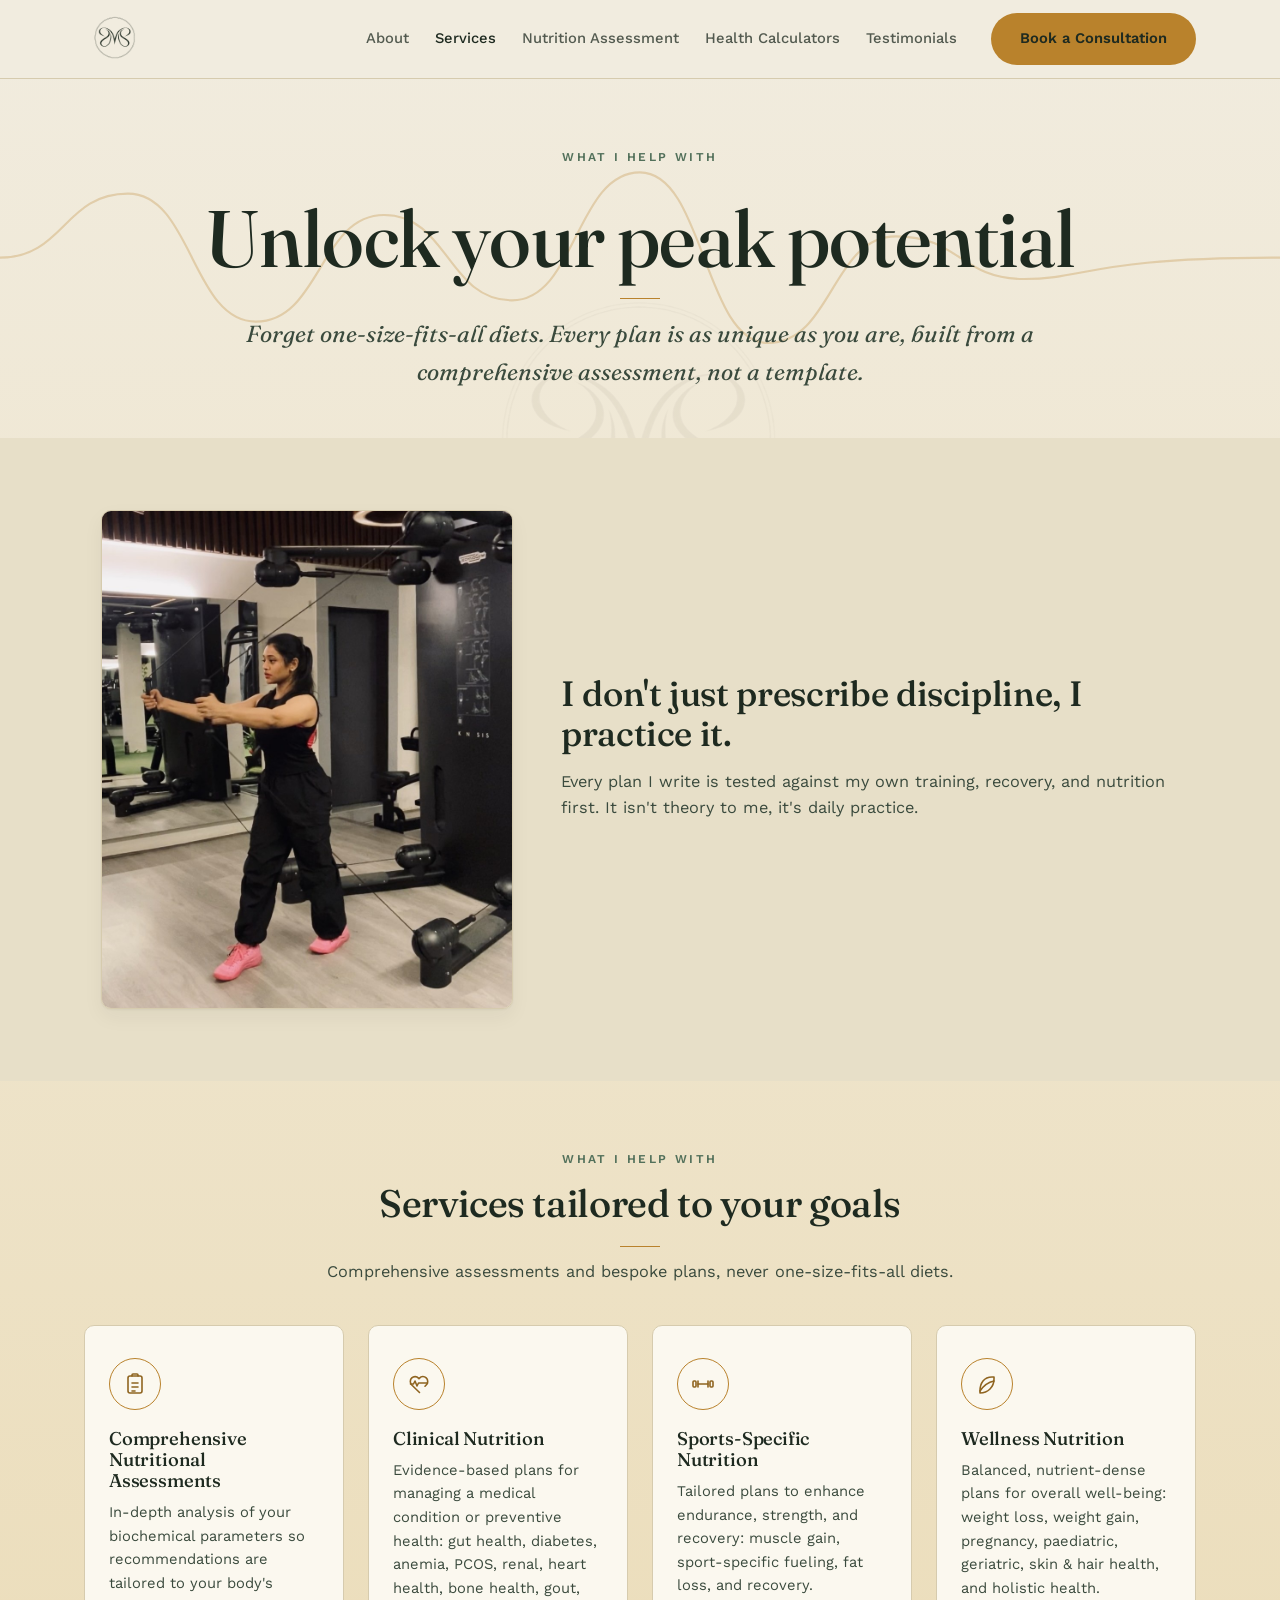
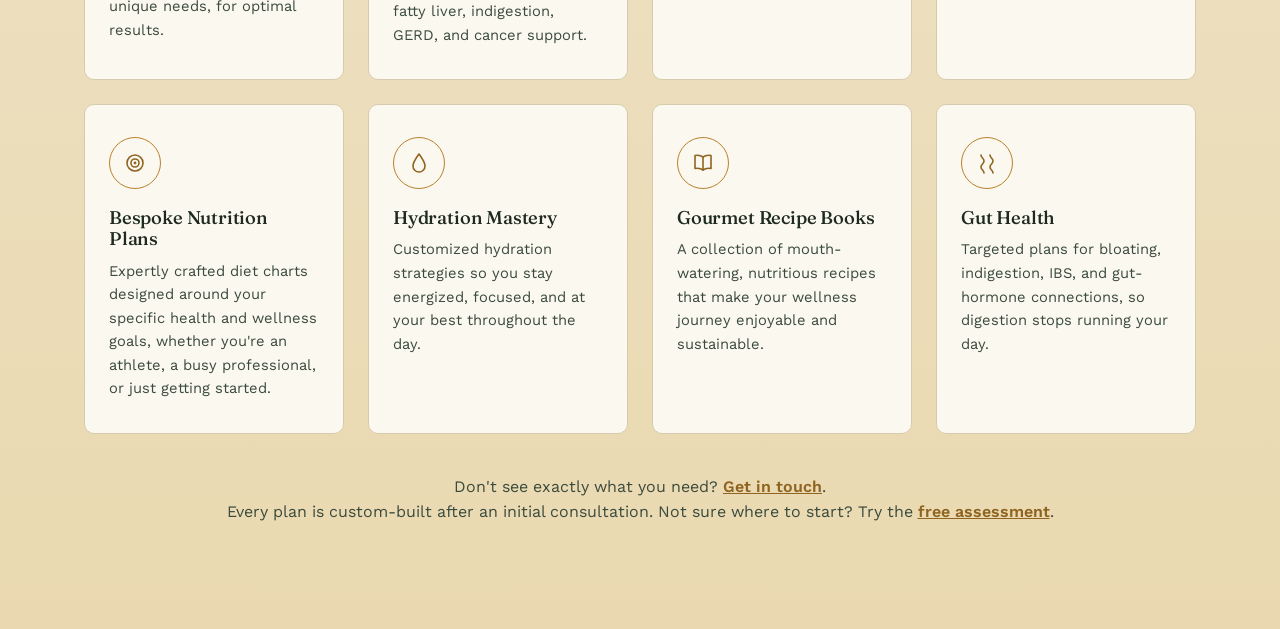
<file: services.html>
<!DOCTYPE html>
<html lang="en">
<head>
<meta charset="UTF-8">
<meta name="viewport" content="width=device-width, initial-scale=1.0">
<title>Services | Sust.Enhance Nutrition & Wellness</title>
<meta name="description" content="Personalized nutrition services from Sust.Enhance: clinical nutrition, sports-specific nutrition, wellness nutrition, bespoke diet plans, hydration mastery, and recipe guidance.">

<link rel="preconnect" href="https://fonts.googleapis.com">
<link rel="preconnect" href="https://fonts.gstatic.com" crossorigin>
<link href="https://fonts.googleapis.com/css2?family=Fraunces:ital,opsz,wght@0,9..144,300;0,9..144,400;0,9..144,500;0,9..144,600;0,9..144,700;1,9..144,400;1,9..144,500;1,9..144,600&family=Work+Sans:wght@300;400;500;600;700&display=swap" rel="stylesheet">

<link rel="icon" type="image/png" href="images/favicon.png">

<link rel="stylesheet" href="css/style.css">
</head>
<body class="page-services">

<!-- ============ HEADER / NAV ============ -->
<header class="site-header" id="siteHeader">
  <div class="container nav-wrap">
    <a href="index.html" class="logo">
      <img src="images/logo.png" alt="Sust.Enhance | Meenu Shevetha" class="logo-mark">
    </a>

    <nav class="main-nav" id="mainNav">
      <a href="index.html" class="nav-link">About</a>
      <a href="services.html" class="nav-link" aria-current="page">Services</a>
      <a href="assessment.html" class="nav-link">Nutrition Assessment</a>
      <a href="calculators.html" class="nav-link">Health Calculators</a>
      <a href="testimonials.html" class="nav-link">Testimonials</a>
      <a href="contact.html#booking" class="btn btn-primary nav-cta">Book a Consultation</a>
    </nav>

    <button class="nav-toggle" id="navToggle" aria-label="Toggle menu" aria-expanded="false">
      <span></span><span></span><span></span>
    </button>
  </div>
</header>

<main>

  <div class="page-hero container">
    <svg class="pulse-bg" viewBox="0 0 1200 200" preserveAspectRatio="none" xmlns="http://www.w3.org/2000/svg" aria-hidden="true">
      <path d="M0,100 C60,100 60,40 120,40 C180,40 180,160 240,160 C300,160 300,60 360,60 C420,60 420,140 480,140 C540,140 540,20 600,20 C660,20 660,180 720,180 C780,180 780,80 840,80 C900,80 900,120 960,120 C1020,120 1020,100 1200,100"
        fill="none" stroke="#B9822C" stroke-width="2"/>
    </svg>
    <p class="eyebrow">What I Help With</p>
    <h1>Unlock your peak potential</h1>
    <p>Forget one-size-fits-all diets. Every plan is as unique as you are, built from a comprehensive assessment, not a template.</p>
  </div>

  <section class="tool-cta">
    <div class="container tool-cta-grid">
      <img src="images/meenu-training.jpg" alt="Meenu Shevetha training at the gym" class="tool-cta-photo">
      <div class="tool-cta-text">
        <h3>I don't just prescribe discipline, I practice it.</h3>
        <p>Every plan I write is tested against my own training, recovery, and nutrition first. It isn't theory to me, it's daily practice.</p>
      </div>
    </div>
  </section>

  <!-- ============ SERVICES DETAIL ============ -->
  <section class="services">
    <div class="container">
      <div class="section-head reveal">
        <p class="eyebrow">What I Help With</p>
        <h2>Services tailored to your goals</h2>
        <p class="section-sub">Comprehensive assessments and bespoke plans, never one-size-fits-all diets.</p>
      </div>

      <div class="services-grid">
        <div class="service-card reveal">
          <div class="service-icon"><svg viewBox="0 0 24 24" fill="none" stroke="currentColor" stroke-width="1.6" stroke-linecap="round" stroke-linejoin="round"><rect x="5" y="4" width="14" height="17" rx="2"/><path d="M9 4V3a1 1 0 0 1 1-1h4a1 1 0 0 1 1 1v1"/><path d="M9 11h6M9 15h6M9 19h3"/></svg></div>
          <h3>Comprehensive Nutritional Assessments</h3>
          <p>In-depth analysis of your biochemical parameters so recommendations are tailored to your body's unique needs, for optimal results.</p>
        </div>

        <div class="service-card reveal" id="clinical">
          <div class="service-icon"><svg viewBox="0 0 24 24" fill="none" stroke="currentColor" stroke-width="1.6" stroke-linecap="round" stroke-linejoin="round"><path d="M12.5 20.5 4.8 13c-2-2-2-5.2 0-7.1 1.9-1.8 4.9-1.7 6.7.2l.5.6.5-.6c1.8-1.9 4.8-2 6.7-.2 2 1.9 2 5.1 0 7.1l-1.2 1.2"/><path d="M3.5 12h3l1.5-3 2 5 1.5-3h9"/></svg></div>
          <h3>Clinical Nutrition</h3>
          <p>Evidence-based plans for managing a medical condition or preventive health: gut health, diabetes, anemia, PCOS, renal, heart health, bone health, gout, fatty liver, indigestion, GERD, and cancer support.</p>
        </div>

        <div class="service-card reveal" id="sports">
          <div class="service-icon"><svg viewBox="0 0 24 24" fill="none" stroke="currentColor" stroke-width="1.6" stroke-linecap="round" stroke-linejoin="round"><rect x="2" y="9" width="3" height="6" rx="1"/><rect x="19" y="9" width="3" height="6" rx="1"/><path d="M7 12h10"/><path d="M7 9v6M17 9v6"/></svg></div>
          <h3>Sports-Specific Nutrition</h3>
          <p>Tailored plans to enhance endurance, strength, and recovery: muscle gain, sport-specific fueling, fat loss, and recovery.</p>
        </div>

        <div class="service-card reveal" id="wellness">
          <div class="service-icon"><svg viewBox="0 0 24 24" fill="none" stroke="currentColor" stroke-width="1.6" stroke-linecap="round" stroke-linejoin="round"><path d="M5 21c8 0 14-6 14-14V5h-2C9 5 5 11 5 19v2Z"/><path d="M5 19c4-6 9-9 14-10"/></svg></div>
          <h3>Wellness Nutrition</h3>
          <p>Balanced, nutrient-dense plans for overall well-being: weight loss, weight gain, pregnancy, paediatric, geriatric, skin &amp; hair health, and holistic health.</p>
        </div>

        <div class="service-card reveal" id="bespoke">
          <div class="service-icon"><svg viewBox="0 0 24 24" fill="none" stroke="currentColor" stroke-width="1.6" stroke-linecap="round" stroke-linejoin="round"><circle cx="12" cy="12" r="8"/><circle cx="12" cy="12" r="4"/><circle cx="12" cy="12" r="0.6" fill="currentColor"/></svg></div>
          <h3>Bespoke Nutrition Plans</h3>
          <p>Expertly crafted diet charts designed around your specific health and wellness goals, whether you're an athlete, a busy professional, or just getting started.</p>
        </div>

        <div class="service-card reveal">
          <div class="service-icon"><svg viewBox="0 0 24 24" fill="none" stroke="currentColor" stroke-width="1.6" stroke-linecap="round" stroke-linejoin="round"><path d="M12 3c3 4 6 8.5 6 12a6 6 0 0 1-12 0c0-3.5 3-8 6-12Z"/></svg></div>
          <h3>Hydration Mastery</h3>
          <p>Customized hydration strategies so you stay energized, focused, and at your best throughout the day.</p>
        </div>

        <div class="service-card reveal">
          <div class="service-icon"><svg viewBox="0 0 24 24" fill="none" stroke="currentColor" stroke-width="1.6" stroke-linecap="round" stroke-linejoin="round"><path d="M12 6c-2-1.5-5-2-8-1.5v13c3-.5 6 0 8 1.5 2-1.5 5-2 8-1.5v-13c-3-.5-6 0-8 1.5Z"/><path d="M12 6v13"/></svg></div>
          <h3>Gourmet Recipe Books</h3>
          <p>A collection of mouth-watering, nutritious recipes that make your wellness journey enjoyable and sustainable.</p>
        </div>

        <div class="service-card reveal" id="gut">
          <div class="service-icon"><svg viewBox="0 0 24 24" fill="none" stroke="currentColor" stroke-width="1.6" stroke-linecap="round" stroke-linejoin="round"><path d="M6 4c0 3 3 3 3 6s-3 3-3 6 3 3 3 6"/><path d="M15 4c0 3 3 3 3 6s-3 3-3 6 3 3 3 6"/></svg></div>
          <h3>Gut Health</h3>
          <p>Targeted plans for bloating, indigestion, IBS, and gut-hormone connections, so digestion stops running your day.</p>
        </div>
      </div>

      <p class="services-note reveal">Don't see exactly what you need? <a href="contact.html">Get in touch</a>.<br>Every plan is custom-built after an initial consultation. Not sure where to start? Try the <a href="assessment.html">free assessment</a>.</p>
    </div>
  </section>

</main>



<a href="#siteHeader" class="back-to-top" id="backToTop" aria-label="Back to top">↑</a>

<script src="js/script.js"></script>
</body>
</html>
</file>
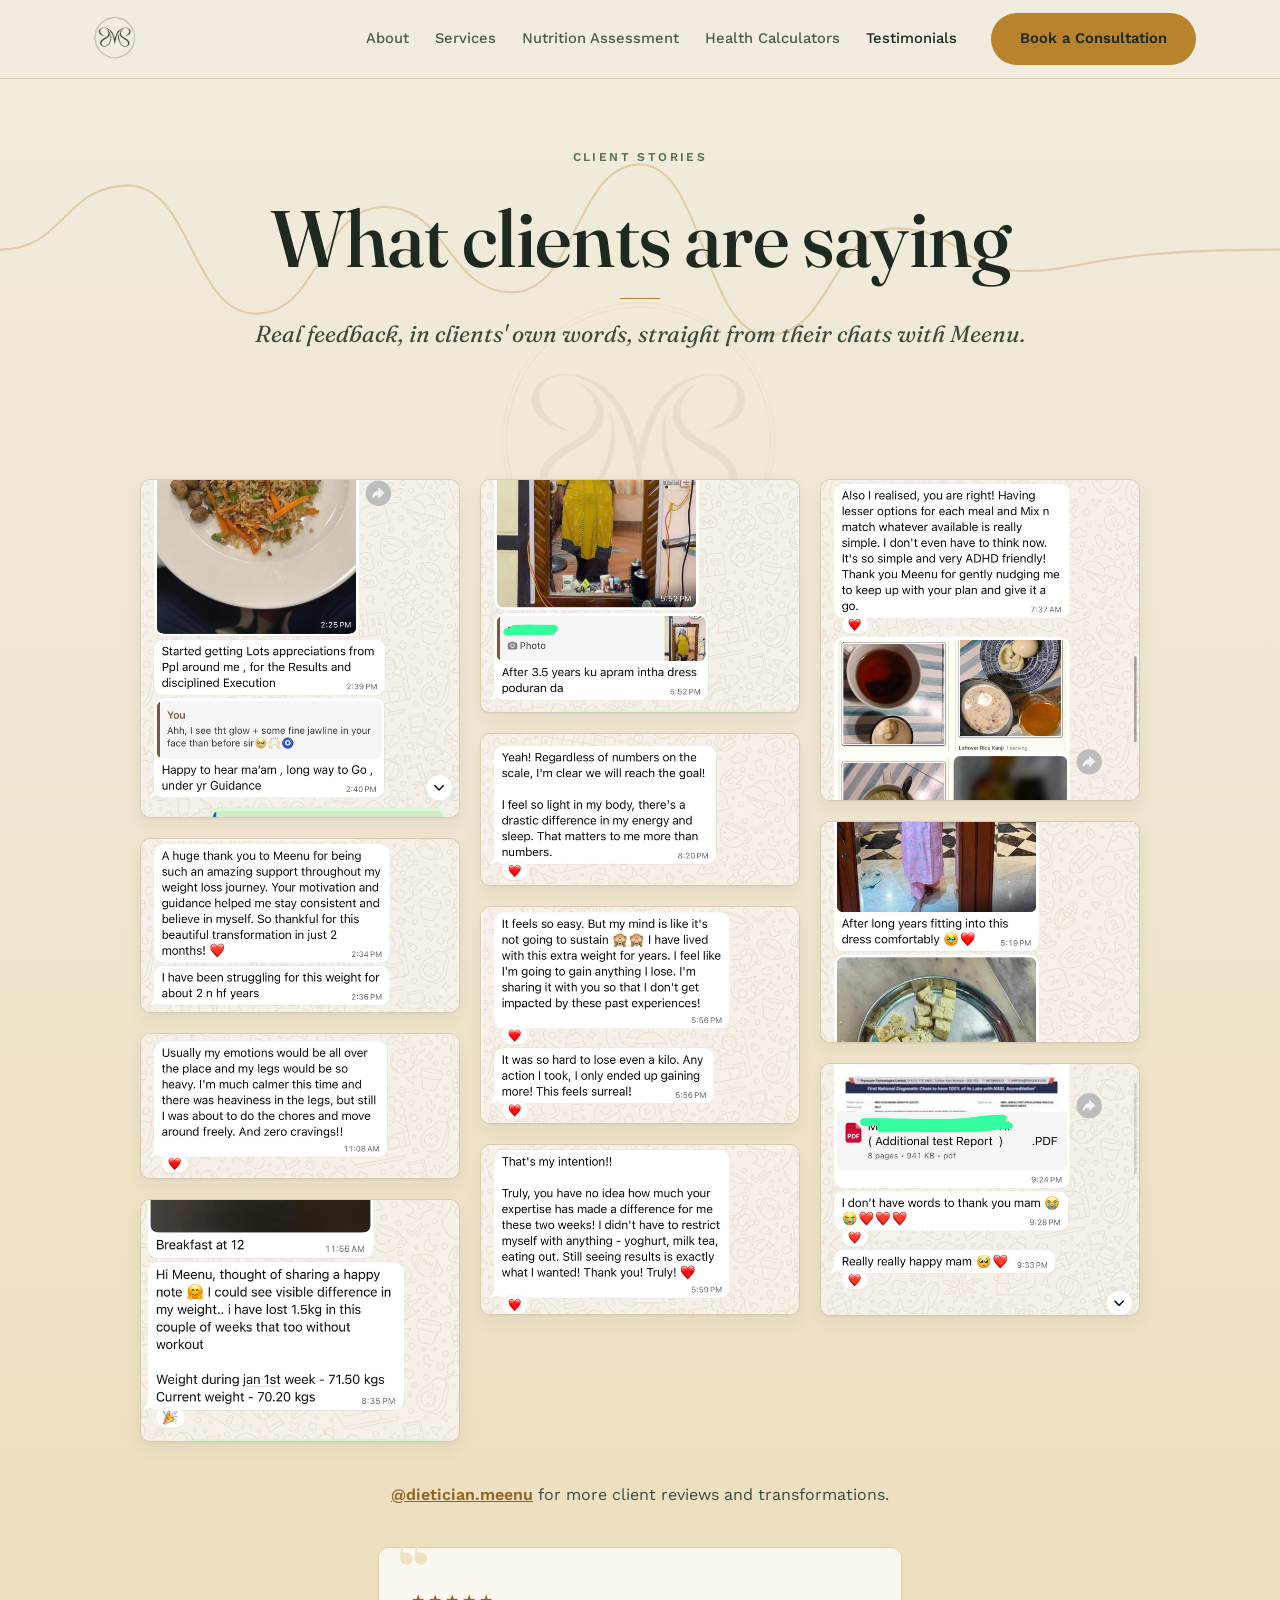
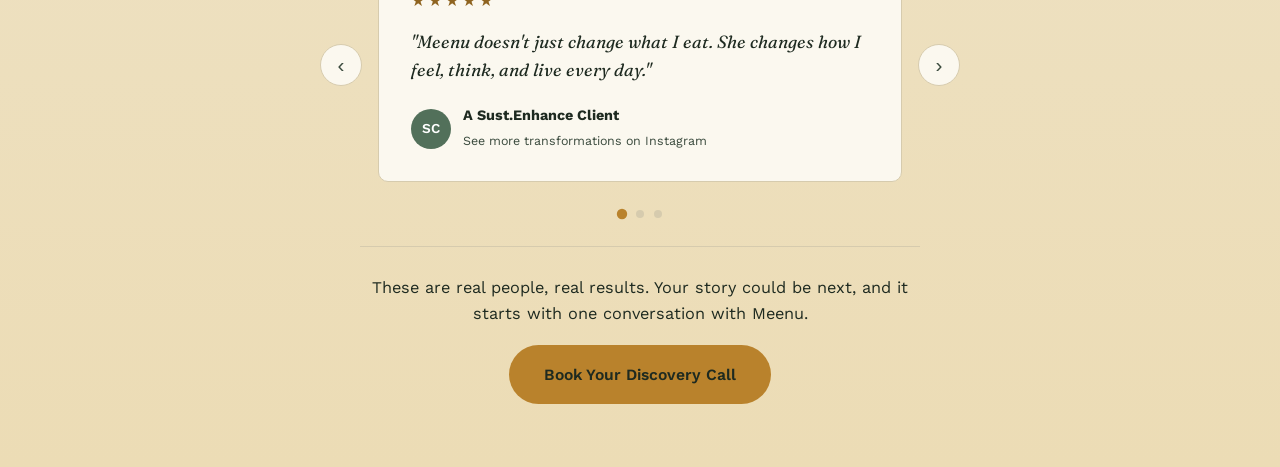
<file: testimonials.html>
<!DOCTYPE html>
<html lang="en">
<head>
<meta charset="UTF-8">
<meta name="viewport" content="width=device-width, initial-scale=1.0">
<title>Client Testimonials | Sust.Enhance Nutrition &amp; Wellness</title>
<meta name="description" content="Real feedback and transformations from Sust.Enhance clients, Meenu Shevetha's nutrition coaching in their own words.">

<link rel="preconnect" href="https://fonts.googleapis.com">
<link rel="preconnect" href="https://fonts.gstatic.com" crossorigin>
<link href="https://fonts.googleapis.com/css2?family=Fraunces:ital,opsz,wght@0,9..144,300;0,9..144,400;0,9..144,500;0,9..144,600;0,9..144,700;1,9..144,400;1,9..144,500;1,9..144,600&family=Work+Sans:wght@300;400;500;600;700&display=swap" rel="stylesheet">

<link rel="icon" type="image/png" href="images/favicon.png">

<link rel="stylesheet" href="css/style.css">
</head>
<body class="page-testimonials">

<!-- ============ HEADER / NAV ============ -->
<header class="site-header" id="siteHeader">
  <div class="container nav-wrap">
    <a href="index.html" class="logo">
      <img src="images/logo.png" alt="Sust.Enhance | Meenu Shevetha" class="logo-mark">
    </a>

    <nav class="main-nav" id="mainNav">
      <a href="index.html" class="nav-link">About</a>
      <a href="services.html" class="nav-link">Services</a>
      <a href="assessment.html" class="nav-link">Nutrition Assessment</a>
      <a href="calculators.html" class="nav-link">Health Calculators</a>
      <a href="testimonials.html" class="nav-link" aria-current="page">Testimonials</a>
      <a href="contact.html#booking" class="btn btn-primary nav-cta">Book a Consultation</a>
    </nav>

    <button class="nav-toggle" id="navToggle" aria-label="Toggle menu" aria-expanded="false">
      <span></span><span></span><span></span>
    </button>
  </div>
</header>

<main>

  <div class="page-hero container">
    <svg class="pulse-bg" viewBox="0 0 1200 200" preserveAspectRatio="none" xmlns="http://www.w3.org/2000/svg" aria-hidden="true">
      <path d="M0,100 C60,100 60,40 120,40 C180,40 180,160 240,160 C300,160 300,60 360,60 C420,60 420,140 480,140 C540,140 540,20 600,20 C660,20 660,180 720,180 C780,180 780,80 840,80 C900,80 900,120 960,120 C1020,120 1020,100 1200,100"
        fill="none" stroke="#B9822C" stroke-width="2"/>
    </svg>
    <p class="eyebrow">Client Stories</p>
    <h1>What clients are saying</h1>
    <p>Real feedback, in clients' own words, straight from their chats with Meenu.</p>
  </div>


  <!-- ============ CLIENT LOVE ============ -->
  <section class="testimonials" id="testimonials">
    <div class="container">

      <div class="feedback-gallery">
        <img src="images/client-feedback-6.png" alt="Client WhatsApp message about appreciation received for results and disciplined execution" class="reveal" loading="lazy">
        <img src="images/client-feedback-7.png" alt="Client WhatsApp message thanking Meenu for support through a weight loss transformation" class="reveal" loading="lazy">
        <img src="images/client-feedback-8.jpg" alt="Client WhatsApp message describing feeling calmer with zero cravings on the plan" class="reveal" loading="lazy">
        <img src="images/client-feedback-13.jpg" alt="Client WhatsApp message celebrating a visible weight loss result within a couple of weeks" class="reveal" loading="lazy">
        <img src="images/client-feedback-14.jpg" alt="Client photo wearing a dress she could not fit into for three and a half years" class="reveal" loading="lazy">
        <img src="images/client-feedback-9.jpg" alt="Client WhatsApp message about staying clear on reaching their goal regardless of the scale" class="reveal" loading="lazy">
        <img src="images/client-feedback-10.jpg" alt="Client WhatsApp message describing how sustainable the plan has felt this time" class="reveal" loading="lazy">
        <img src="images/client-feedback-11.jpg" alt="Client WhatsApp message thanking Meenu for her expertise and flexible approach" class="reveal" loading="lazy">
        <img src="images/client-feedback-12.jpg" alt="Client WhatsApp message and meal photos about how simple and ADHD-friendly the plan has been" class="reveal" loading="lazy">
        <img src="images/client-feedback-15.jpg" alt="Client photo comfortably fitting into a dress after years of not being able to" class="reveal" loading="lazy">
        <img src="images/client-feedback-16.jpg" alt="Client WhatsApp message thanking Meenu after sharing updated lab test results" class="reveal" loading="lazy">
      </div>

      <p class="services-note reveal">
        <a href="https://instagram.com/dietician.meenu" target="_blank" rel="noopener">@dietician.meenu</a>
        for more client reviews and transformations.
      </p>

      <div class="testimonials-carousel reveal" id="testimonialsCarousel">
        <button type="button" class="carousel-btn" id="testimonialPrev" aria-label="Previous testimonial">‹</button>
        <div class="carousel-viewport">
          <div class="carousel-track" id="testimonialTrack">
            <article class="testimonial-card quote-feature">
              <div class="stars">★★★★★</div>
              <p>"Meenu doesn't just change what I eat. She changes how I feel, think, and
              live every day."</p>
              <div class="testimonial-author">
                <div class="avatar">SC</div>
                <div>
                  <strong>A Sust.Enhance Client</strong>
                  <span>See more transformations on Instagram</span>
                </div>
              </div>
            </article>
            <article class="testimonial-card quote-feature">
              <div class="stars">★★★★★</div>
              <p>"The plan finally felt built for my body, not copy-pasted from someone
              else's. That made all the difference."</p>
              <div class="testimonial-author">
                <div class="avatar">RK</div>
                <div>
                  <strong>A Sust.Enhance Client</strong>
                  <span>See more transformations on Instagram</span>
                </div>
              </div>
            </article>
            <article class="testimonial-card quote-feature">
              <div class="stars">★★★★★</div>
              <p>"Weekly check-ins kept me accountable without ever feeling judged.
              I actually look forward to them now."</p>
              <div class="testimonial-author">
                <div class="avatar">AP</div>
                <div>
                  <strong>A Sust.Enhance Client</strong>
                  <span>See more transformations on Instagram</span>
                </div>
              </div>
            </article>
          </div>
        </div>
        <button type="button" class="carousel-btn" id="testimonialNext" aria-label="Next testimonial">›</button>
      </div>
      <div class="carousel-dots" id="testimonialDots"></div>

      <div class="calculators-cta">
        <p>These are real people, real results. Your story could be next, and it starts with one conversation with Meenu.</p>
        <a href="contact.html#booking" class="btn btn-primary btn-lg">Book Your Discovery Call</a>
      </div>
    </div>
  </section>


</main>



<a href="#siteHeader" class="back-to-top" id="backToTop" aria-label="Back to top">↑</a>

<script src="js/script.js"></script>
</body>
</html>
</file>
<file: css/style.css>
/* ===================== Variables ===================== */
/* Editorial paper palette: matches about.html, ink, paper, sage, gold */
:root {
  --ink: #1E2A20;
  --ink-soft: #3A4A3D;
  --paper: #F1ECDF;
  --paper-deep: #E7DFC8;
  --surface: #FBF8EF;
  --white: #FFFFFF;

  --gold: #B9822C;
  --gold-deep: #8F6420;
  --gold-soft: #EFE1C3;

  --sage: #52705A;
  --sage-deep: #3F5A47;
  --sage-soft: #E3E9DF;

  --terracotta: #A85C34;
  --terracotta-soft: #EDDCCC;

  --line: #D6CBAE;

  --radius: 10px;
  --radius-sm: 8px;
  --radius-pill: 100px;
  --shadow: 0 1px 2px rgba(30, 42, 32, 0.05), 0 8px 20px rgba(30, 42, 32, 0.05);
  --shadow-lg: 0 4px 10px rgba(30, 42, 32, 0.07), 0 18px 34px rgba(30, 42, 32, 0.08);

  --font-head: "Fraunces", serif;
  --font-body: "Work Sans", sans-serif;
  --container-w: 1160px;
}

/* ===================== Reset ===================== */
* { box-sizing: border-box; margin: 0; padding: 0; }

html { scroll-behavior: smooth; }

body {
  font-family: var(--font-body);
  color: var(--ink);
  background: var(--paper);
  line-height: 1.6;
  -webkit-font-smoothing: antialiased;
}
body::before {
  content: "";
  position: fixed;
  inset: 0;
  background-image: url("../images/logo-watermark.png");
  background-repeat: no-repeat;
  background-position: center center;
  background-size: 420px auto;
  pointer-events: none;
  z-index: -1;
}

header, main, footer { position: relative; z-index: 1; }

/* One flat backdrop per page, each a subtle monochrome-gold gradient variant.
   Individual section background-colors below are neutralized on these pages
   so the whole page reads as a single surface instead of alternating blocks. */
body.page-services { background: linear-gradient(180deg, #F1ECDF 0%, #EAD9B0 100%); }
body.page-assessment { background: linear-gradient(180deg, #F1ECDF 0%, #F0E3C2 100%); }
body.page-calculators { background: linear-gradient(180deg, #F1ECDF 0%, #E4D2A0 100%); }
body.page-testimonials { background: linear-gradient(180deg, #F1ECDF 0%, #ECDCB5 100%); }
body.page-contact { background: linear-gradient(180deg, #F1ECDF 0%, #E8D7AC 100%); }

body.page-services .services,
body.page-services .page-hero { background: transparent; }
body.page-testimonials .testimonials,
body.page-testimonials .page-hero { background: transparent; }
body.page-assessment .page-hero,
body.page-calculators .page-hero,
body.page-contact .page-hero { background: transparent; }

/* Custom scrollbar */
::-webkit-scrollbar { width: 11px; }
::-webkit-scrollbar-track { background: var(--paper-deep); }
::-webkit-scrollbar-thumb {
  background: var(--gold);
  border-radius: 999px;
  border: 2px solid var(--paper-deep);
}
::-webkit-scrollbar-thumb:hover { background: var(--gold-deep); }
html { scrollbar-color: var(--gold) var(--paper-deep); scrollbar-width: thin; }

img { max-width: 100%; display: block; }

a { color: inherit; text-decoration: none; }

ul { list-style: none; }

h1, h2, h3 { font-family: var(--font-head); line-height: 1.15; font-weight: 500; letter-spacing: -0.01em; }

.container {
  max-width: var(--container-w);
  margin: 0 auto;
  padding: 0 24px;
}

section { padding: 64px 0; }

.eyebrow {
  display: inline-block;
  font-size: 0.75rem;
  letter-spacing: 0.2em;
  text-transform: uppercase;
  color: var(--sage);
  font-weight: 600;
  margin-bottom: 12px;
}

.section-head { max-width: 640px; margin: 0 auto 40px; text-align: center; }
.section-head h2 { font-size: clamp(1.8rem, 3vw, 2.4rem); margin-bottom: 12px; }
.section-head h2::after {
  content: "";
  display: block;
  width: 40px;
  height: 1px;
  margin: 20px auto 0;
  background: var(--gold);
}
.section-sub { color: var(--ink-soft); font-size: 1.02rem; }

/* Decorative wave line, echoes the about-page hero motif */
.pulse-bg {
  position: absolute;
  top: 8%;
  left: 0;
  width: 100%;
  opacity: 0.14;
  z-index: 0;
  pointer-events: none;
}

/* ===================== Buttons ===================== */
.btn[hidden] { display: none; }
.btn {
  position: relative;
  display: inline-flex;
  align-items: center;
  justify-content: center;
  gap: 8px;
  padding: 13px 28px;
  border-radius: var(--radius-pill);
  font-weight: 600;
  font-size: 0.92rem;
  border: 1.5px solid transparent;
  cursor: pointer;
  transition: transform 0.2s ease, box-shadow 0.2s ease, background 0.2s ease, color 0.2s ease, border-color 0.2s ease;
  white-space: nowrap;
}
.btn-primary {
  background: var(--gold);
  color: var(--ink);
}
.btn-primary:hover {
  background: var(--gold-deep);
  color: var(--white);
  transform: translateY(-2px);
}
.btn-primary:active { transform: translateY(0); }

.btn-ghost {
  background: transparent;
  border-color: var(--ink);
  color: var(--ink);
}
.btn-ghost:hover {
  background: var(--ink);
  color: var(--paper);
  transform: translateY(-2px);
}

.btn-lg { padding: 16px 34px; font-size: 0.98rem; }

/* ===================== Header ===================== */
.site-header {
  position: sticky;
  top: 0;
  z-index: 100;
  background: rgba(241, 236, 223, 0.92);
  backdrop-filter: blur(8px);
  border-bottom: 1px solid var(--line);
  transition: box-shadow 0.3s ease;
}
.site-header.scrolled { box-shadow: 0 4px 16px rgba(30, 20, 20, 0.06); }

.nav-wrap {
  display: flex;
  align-items: center;
  justify-content: space-between;
  height: 78px;
}

.logo { display: flex; align-items: center; gap: 10px; color: var(--ink); }
.logo-mark {
  height: 62px; width: auto;
  display: block;
  flex-shrink: 0;
  transition: transform 0.3s ease;
}
.logo:hover .logo-mark { transform: scale(1.08); }

.main-nav { display: flex; align-items: center; gap: 26px; }
.nav-link { font-weight: 500; font-size: 0.92rem; color: var(--ink); opacity: 0.75; transition: opacity 0.2s ease; }
.nav-link:hover, .nav-link[aria-current="page"] { opacity: 1; }
.nav-cta { margin-left: 8px; }

.nav-toggle {
  display: none;
  flex-direction: column;
  gap: 5px;
  background: none;
  border: none;
  cursor: pointer;
  padding: 8px;
}
.nav-toggle span { width: 24px; height: 2px; background: var(--ink); border-radius: 2px; transition: 0.3s ease; }

/* ===================== Hero ===================== */
.hero { padding-top: 9vh; padding-bottom: 8vh; overflow: hidden; position: relative; }
.hero-wrap {
  position: relative;
  z-index: 1;
  display: grid;
  grid-template-columns: 1.1fr 0.9fr;
  gap: 48px;
  align-items: center;
}
.hero h1 {
  font-size: clamp(2.4rem, 5vw, 3.6rem);
  margin: 14px 0 20px;
  color: var(--ink);
}
.grad-text { color: var(--gold-deep); font-style: italic; }
.hero-sub { font-size: 1.05rem; color: var(--ink-soft); max-width: 520px; margin-bottom: 32px; }
.hero-actions { display: flex; gap: 16px; flex-wrap: wrap; margin-bottom: 44px; }

.hero-trust { display: flex; gap: 36px; flex-wrap: wrap; }
.trust-item { display: flex; flex-direction: column; }
.trust-item strong { font-family: var(--font-head); font-size: 1.4rem; color: var(--gold-deep); font-weight: 500; }
.trust-item span { font-size: 0.85rem; color: var(--ink-soft); }

.hero-visual { position: relative; min-height: 380px; display: flex; flex-direction: column; justify-content: center; }
.hero-photo {
  position: relative;
  width: 82%;
  aspect-ratio: 4 / 3;
  object-fit: cover;
  border-radius: var(--radius);
  border: 1px solid var(--line);
  box-shadow: var(--shadow);
  margin: 0 auto 20px;
}
.hero-card {
  position: relative;
  background: var(--surface);
  border: 1px solid var(--line);
  border-radius: var(--radius);
  padding: 18px 20px;
  display: flex;
  align-items: center;
  gap: 14px;
  max-width: 280px;
  margin-bottom: 20px;
}
.hero-card-1 { margin-left: 10px; }
.hero-card-2 { margin-left: 90px; }
.hero-card-icon {
  width: 38px; height: 38px;
  flex-shrink: 0;
  display: flex; align-items: center; justify-content: center;
  border: 1.5px solid var(--gold);
  color: var(--gold-deep);
  border-radius: 50%;
}
.hero-card-icon svg { width: 19px; height: 19px; }
.hero-card strong { display: block; font-size: 0.95rem; margin-bottom: 2px; }
.hero-card p { font-size: 0.82rem; color: var(--ink-soft); }

/* ===================== About ===================== */
.about-wrap {
  display: grid;
  grid-template-columns: 0.85fr 1.15fr;
  gap: 56px;
  align-items: center;
}
.about-visual { position: relative; }
.about-photo {
  width: 100%;
  aspect-ratio: 4/5;
  object-fit: cover;
  border-radius: var(--radius);
  border: 1px solid var(--line);
  box-shadow: var(--shadow);
}
.about-badge {
  position: absolute;
  bottom: 18px;
  left: 18px;
  background: var(--surface);
  border: 1px solid var(--line);
  padding: 10px 18px;
  border-radius: var(--radius-pill);
  font-weight: 600;
  font-size: 0.85rem;
  color: var(--gold-deep);
}
.about-copy h2 { font-size: clamp(1.7rem, 3vw, 2.2rem); margin-bottom: 18px; }
.about-copy p { color: var(--ink-soft); margin-bottom: 16px; }
.about-highlights { margin-top: 20px; display: grid; gap: 10px; }
.about-highlights li { font-size: 0.95rem; font-weight: 500; padding-left: 18px; position: relative; }
.about-highlights li::before { content: "-"; position: absolute; left: 0; color: var(--gold); }
.signature { font-family: var(--font-head); font-style: italic; font-size: 1.9rem; color: var(--gold-deep); margin-top: 28px; }
.name-script { font-family: var(--font-head); font-style: italic; color: var(--gold-deep); }

/* ===================== Services ===================== */
.services { background: var(--paper-deep); }
.services-grid {
  display: grid;
  grid-template-columns: repeat(4, 1fr);
  gap: 24px;
}
.services-grid-2col { grid-template-columns: repeat(2, 1fr); }
.service-card {
  background: var(--surface);
  border: 1px solid var(--line);
  border-radius: var(--radius);
  padding: 32px 24px;
  scroll-margin-top: 100px;
  transition: transform 0.25s ease, border-color 0.25s ease, box-shadow 0.25s ease;
}
.service-card:hover { transform: translateY(-4px); border-color: var(--gold); box-shadow: var(--shadow); }
.service-icon {
  width: 52px; height: 52px;
  display: flex; align-items: center; justify-content: center;
  border: 1.5px solid var(--gold);
  color: var(--gold-deep);
  border-radius: 50%;
  margin-bottom: 18px;
  transition: background 0.25s ease, color 0.25s ease;
}
.service-icon svg { width: 24px; height: 24px; }
.service-card:hover .service-icon { background: var(--gold); color: var(--white); }
.service-card h3 { font-size: 1.15rem; margin-bottom: 10px; }
.service-card p { font-size: 0.92rem; color: var(--ink-soft); }
.services-note { text-align: center; margin-top: 40px; margin-bottom: 40px; color: var(--ink-soft); }
.services-note a { color: var(--gold-deep); font-weight: 600; text-decoration: underline; }

/* ===================== FAQ ===================== */
.faq { padding: 6vh 0; }
.faq-list { max-width: 760px; margin: 0 auto; display: grid; gap: 12px; }
.faq-item {
  background: var(--surface);
  border: 1px solid var(--line);
  border-radius: var(--radius-sm);
  padding: 18px 22px;
}
.faq-item summary {
  cursor: pointer;
  font-weight: 600;
  font-size: 1rem;
  color: var(--ink);
  list-style: none;
  display: flex;
  justify-content: space-between;
  align-items: center;
  gap: 12px;
}
.faq-item summary::-webkit-details-marker { display: none; }
.faq-item summary::after { content: "+"; font-size: 1.3rem; color: var(--gold-deep); flex-shrink: 0; }
.faq-item[open] summary::after { content: "\2212"; }
.faq-item p { color: var(--ink-soft); font-size: 0.95rem; margin-top: 12px; }

/* ===================== Resource Hub ===================== */
.resources-grid {
  display: grid;
  grid-template-columns: repeat(2, 1fr);
  gap: 24px;
  max-width: 760px;
  margin: 0 auto;
}
.resource-card {
  position: relative;
  background: var(--surface);
  border: 1px solid var(--line);
  border-radius: var(--radius);
  padding: 32px 24px;
  display: block;
  transition: transform 0.25s ease, border-color 0.25s ease, box-shadow 0.25s ease;
}
.resource-card::after {
  content: "\2192";
  position: absolute;
  top: 30px;
  right: 24px;
  font-family: var(--font-head);
  color: var(--gold-deep);
  font-size: 1.1rem;
  opacity: 0;
  transform: translateX(-6px);
  transition: opacity 0.25s ease, transform 0.25s ease;
}
.resource-card:hover { transform: translateY(-4px); border-color: var(--gold); box-shadow: var(--shadow); }
.resource-card:hover::after { opacity: 1; transform: translateX(0); }
.resource-card h3 { font-size: 1.1rem; margin-bottom: 8px; color: var(--ink); }
.resource-card p { font-size: 0.9rem; color: var(--ink-soft); }

/* ===================== Page Hero (interior pages) ===================== */
.page-hero {
  max-width: none;
  width: 100%;
  padding: 64px 24px 48px;
  text-align: center;
  position: relative;
  z-index: 0;
  overflow: hidden;
}
.page-hero .pulse-bg { z-index: -1; opacity: 0.28; top: 20%; }
.page-hero-photo-bg {
  position: absolute;
  top: 0;
  left: 50%;
  width: 100vw;
  height: 100%;
  transform: translateX(-50%);
  object-fit: cover;
  object-position: top center;
  opacity: 0.12;
  z-index: -1;
  pointer-events: none;
}

.wave-divider { position: relative; height: 72px; overflow: hidden; }
.wave-divider .pulse-bg {
  position: absolute;
  top: 0;
  left: 0;
  width: 100%;
  height: 100%;
  opacity: 0.22;
}
@media (max-width: 700px) { .wave-divider { height: 52px; } }
.page-hero .eyebrow { color: var(--sage); }
.page-hero h1 {
  font-weight: 500;
  font-size: clamp(2.6rem, 6.4vw, 5rem);
  line-height: 1.04;
  letter-spacing: -0.01em;
  margin: 18px 0 16px;
  color: var(--ink);
}
.page-hero h1::after,
.founder-hero h1::after {
  content: "";
  display: block;
  width: 40px;
  height: 1px;
  margin: 18px auto 0;
  background: var(--gold);
}
.founder-hero h1::after { margin: 18px 0 0; }
.page-hero h1 + p {
  font-family: var(--font-head);
  font-style: italic;
  color: var(--ink-soft);
  max-width: 820px;
  margin: 0 auto;
  font-size: clamp(1.1rem, 2vw, 1.45rem);
}

/* ===================== CTA band (dark, closing) ===================== */
.cta-final {
  background: var(--ink);
  color: var(--paper);
  padding: 9vh 6%;
  text-align: center;
  position: relative;
  overflow: hidden;
}
.cta-final .pulse-bg { opacity: 0.1; top: 20%; }
.cta-final h2, .cta-final h3 {
  font-family: var(--font-head);
  font-weight: 500;
  font-size: clamp(1.9rem, 4vw, 2.6rem);
  max-width: 18ch;
  margin: 0 auto;
  color: var(--paper);
  position: relative;
  z-index: 2;
}
.cta-final > a, .cta-final > .btn { position: relative; z-index: 2; }
.cta-final p { margin-top: 16px; color: rgba(241, 236, 223, 0.72); font-size: 1.02rem; position: relative; z-index: 2; }
.cta-final .btn { margin-top: 30px; }

/* ===================== Founder Hero / Story (homepage) ===================== */
.founder-hero { position: relative; padding: 1.5vh 6% 8vh; overflow: hidden; }
.founder-hero-inner { max-width: 1080px; margin: 0 auto; position: relative; z-index: 2; }
.founder-hero h1 {
  font-family: var(--font-head);
  font-weight: 500;
  font-size: clamp(2.6rem, 6.4vw, 5rem);
  line-height: 1.04;
  letter-spacing: -0.01em;
  max-width: 11ch;
  margin-top: 0;
  color: var(--ink);
}
.founder-hero .sub {
  font-family: var(--font-head);
  font-style: italic;
  font-weight: 400;
  font-size: clamp(1.1rem, 2vw, 1.45rem);
  color: var(--ink-soft);
  max-width: 54ch;
  margin-top: 20px;
}
.founder-hero-grid { margin-top: 64px; display: grid; grid-template-columns: 280px 1fr; gap: 56px; align-items: center; }
@media (max-width: 780px) { .founder-hero-grid { grid-template-columns: 1fr; gap: 32px; } }

.portrait-frame {
  aspect-ratio: 3 / 4;
  border-radius: 6px;
  overflow: hidden;
  background:
    repeating-linear-gradient(135deg, var(--paper-deep) 0 2px, transparent 2px 14px),
    linear-gradient(160deg, #E5DCC2, #D8CDA9);
  border: 1px solid var(--line);
  position: relative;
}
.portrait-frame img { width: 100%; height: 100%; object-fit: cover; object-position: top center; transform: scale(1.28); }

.portrait-wrap { position: relative; }
.portrait-badges {
  position: absolute;
  bottom: -14px;
  left: 20px;
  display: flex;
  gap: 8px;
  flex-wrap: wrap;
}
.portrait-badge {
  background: var(--white);
  color: var(--gold-deep);
  font-family: var(--font-head);
  font-weight: 600;
  font-size: 0.82rem;
  letter-spacing: 0.03em;
  padding: 9px 22px;
  border-radius: 100px;
  box-shadow: var(--shadow-lg);
  white-space: nowrap;
}

.founder-id h2 { font-family: var(--font-head); font-weight: 500; font-size: 1.9rem; color: var(--ink); }
.founder-id .role { margin-top: 6px; font-size: 0.98rem; color: var(--ink-soft); max-width: 46ch; }
.founder-credential-row { margin-top: 22px; display: grid; grid-template-columns: auto auto; justify-content: start; gap: 10px; }
.founder-credential-row span {
  font-size: 0.75rem;
  font-weight: 500;
  padding: 7px 14px;
  border: 1px solid var(--line);
  border-radius: 100px;
  background: var(--paper);
  white-space: nowrap;
}
@media (max-width: 420px) {
  .founder-credential-row { grid-template-columns: auto; }
}
.founder-stat-line { margin-top: 26px; font-family: var(--font-head); font-size: 1.05rem; color: var(--ink); }
.founder-stat-line b { color: var(--gold-deep); font-weight: 600; }

.founder-story { max-width: 1240px; margin: 0 auto; padding: 4vh 6% 3vh; }
.founder-story p { font-size: 1.13rem; color: var(--ink-soft); margin-bottom: 1.7em; }
.founder-story .founder-lede {
  font-family: var(--font-head);
  font-style: italic;
  font-size: 1.35rem;
  color: var(--ink);
  line-height: 1.5;
  max-width: 640px;
  margin-left: auto;
  margin-right: auto;
  text-align: center;
}

.story-layout {
  display: grid;
  grid-template-columns: 0.85fr 1.9fr 0.85fr;
  column-gap: 18px;
  align-items: center;
  margin: 1.6em 0;
}
.story-col { display: grid; row-gap: 16px; }
.story-box {
  background: var(--surface);
  border: 1px solid var(--line);
  border-top: 3px solid var(--gold);
  border-radius: var(--radius-sm);
  box-shadow: var(--shadow);
  padding: 18px 18px;
  text-align: center;
}
.story-box p { margin-bottom: 0; font-size: 0.98rem; }
@media (max-width: 900px) {
  .story-layout { grid-template-columns: 1fr; row-gap: 32px; }
  .founder-story-photo { max-width: 420px; margin: 0 auto; }
}

.founder-pull { margin: 2.4em auto; text-align: center; max-width: 60ch; }
.founder-rule { width: 40px; height: 1px; background: var(--gold); margin: 0 auto 22px; }
.founder-pull p {
  font-family: var(--font-head);
  font-style: italic;
  font-weight: 500;
  font-size: clamp(1.3rem, 3vw, 1.75rem);
  line-height: 1.35;
  color: var(--ink);
}
.founder-rule-bottom { width: 40px; height: 1px; background: var(--gold); margin: 22px auto 0; }

.founder-story-photo { margin: 0; }
.founder-story-photo img { width: 100%; border-radius: 6px; border: 1px solid var(--line); }
.founder-story-photo figcaption {
  margin-top: 18px;
  text-align: center;
  font-family: var(--font-head);
  font-style: italic;
  font-weight: 500;
  font-size: clamp(1.3rem, 3vw, 1.75rem);
  line-height: 1.35;
  color: var(--ink);
}

.founder-cta { background: var(--ink); color: var(--paper); padding: 9vh 6%; text-align: center; position: relative; overflow: hidden; }
.founder-cta .pulse-bg { opacity: 0.08; top: 20%; }
.founder-cta-bg { position: absolute; inset: 0; width: 100%; height: 100%; object-fit: cover; opacity: 0.16; z-index: 0; pointer-events: none; }
.founder-cta h3 {
  font-family: var(--font-head);
  font-weight: 500;
  font-size: clamp(1.9rem, 4vw, 2.8rem);
  max-width: 16ch;
  margin: 0 auto;
  position: relative;
  z-index: 2;
  color: var(--paper);
}
.founder-cta p { margin-top: 16px; color: #C9C3AE; font-size: 1.05rem; position: relative; z-index: 2; }
.btn-gold {
  display: inline-flex;
  align-items: center;
  gap: 10px;
  margin-top: 38px;
  padding: 16px 34px;
  background: var(--gold);
  color: var(--ink);
  font-weight: 600;
  font-size: 0.95rem;
  border-radius: 100px;
  text-decoration: none;
  transition: transform 0.25s ease, background 0.25s ease;
  position: relative;
  z-index: 2;
}
.btn-gold:hover { background: #CDA04A; transform: translateY(-2px); }

/* ===================== Process ===================== */
.process-grid {
  display: grid;
  grid-template-columns: repeat(3, 1fr);
  gap: 32px;
}
.process-step { text-align: center; padding: 0 12px; }
.process-num {
  width: 48px; height: 48px;
  border-radius: 50%;
  background: var(--sage-soft);
  color: var(--gold-deep);
  display: flex; align-items: center; justify-content: center;
  font-family: var(--font-head);
  font-weight: 600;
  margin: 0 auto 18px;
}
.process-step h3 { font-size: 1.1rem; margin-bottom: 10px; }
.process-step p { color: var(--ink-soft); font-size: 0.92rem; }

/* ===================== Testimonials ===================== */
.testimonials { background: var(--paper-deep); padding-top: 6vh; padding-bottom: 7vh; }

.feedback-gallery {
  column-count: 3;
  column-gap: 20px;
  max-width: 1000px;
  margin: 24px auto 0;
}
.feedback-gallery img {
  width: 100%;
  display: block;
  margin-bottom: 20px;
  border-radius: var(--radius);
  border: 1px solid var(--line);
  box-shadow: var(--shadow);
  break-inside: avoid;
}
@media (max-width: 900px) {
  .feedback-gallery { column-count: 2; }
}
@media (max-width: 600px) {
  .feedback-gallery { column-count: 1; max-width: 420px; }
}

/* ===================== Transformations ===================== */
.transformations-gallery {
  display: grid;
  grid-template-columns: repeat(auto-fit, minmax(260px, 1fr));
  gap: 20px;
  max-width: 900px;
  margin: 0 auto;
  justify-content: center;
}
.transformations-gallery img {
  width: 100%;
  display: block;
  border-radius: var(--radius);
  border: 1px solid var(--line);
  box-shadow: var(--shadow);
}
.transformations-cta { text-align: center; margin-top: 24px; }

/* ===================== Client Plates ===================== */
.client-plates { background: var(--paper-deep); }
.client-plates-grid {
  display: grid;
  grid-template-columns: repeat(3, 1fr);
  gap: 20px;
  max-width: 1000px;
  margin: 0 auto;
}
.client-plates-grid img {
  width: 100%;
  border-radius: var(--radius);
  border: 1px solid var(--line);
  box-shadow: var(--shadow);
}
@media (max-width: 780px) {
  .client-plates-grid { grid-template-columns: 1fr; max-width: 420px; }
}

.testimonials-carousel {
  display: flex;
  align-items: center;
  gap: 16px;
  max-width: 640px;
  margin: 0 auto;
}
.carousel-viewport { overflow: hidden; flex: 1; }
.carousel-track {
  display: flex;
  transition: transform 0.5s cubic-bezier(0.22, 1, 0.36, 1);
}
.carousel-btn {
  flex-shrink: 0;
  width: 42px; height: 42px;
  border-radius: 50%;
  border: 1px solid var(--line);
  background: var(--surface);
  color: var(--ink-soft);
  font-size: 1.3rem;
  cursor: pointer;
  display: flex; align-items: center; justify-content: center;
  transition: border-color 0.2s ease, color 0.2s ease;
}
.carousel-btn:hover { border-color: var(--gold); color: var(--gold-deep); }

.carousel-dots { display: flex; justify-content: center; gap: 10px; margin-top: 28px; }
.carousel-dot {
  width: 8px; height: 8px;
  border-radius: 50%;
  border: none;
  background: var(--line);
  cursor: pointer;
  padding: 0;
  transition: background 0.2s ease, transform 0.2s ease;
}
.carousel-dot.active { background: var(--gold); transform: scale(1.3); }

.testimonial-card {
  position: relative;
  flex: 0 0 100%;
  width: 100%;
  background: var(--surface);
  border: 1px solid var(--line);
  border-radius: var(--radius);
  padding: 40px 32px 28px;
}
.quote-feature { max-width: 640px; margin: 0 auto; }
.testimonial-card::before {
  content: "\201C";
  position: absolute;
  top: -14px;
  left: 20px;
  font-family: var(--font-head);
  font-size: 5.5rem;
  font-weight: 600;
  color: var(--gold-soft);
  line-height: 1;
  z-index: 0;
}
.testimonial-card .stars,
.testimonial-card p,
.testimonial-card .testimonial-author { position: relative; z-index: 1; }
.stars { color: var(--gold-deep); letter-spacing: 3px; margin-bottom: 14px; }
.testimonial-card p { font-family: var(--font-head); font-style: italic; font-size: 1.1rem; color: var(--ink); margin-bottom: 20px; }
.testimonial-author { display: flex; align-items: center; gap: 12px; }
.avatar {
  width: 40px; height: 40px;
  border-radius: 50%;
  background: var(--sage);
  color: var(--white);
  display: flex; align-items: center; justify-content: center;
  font-weight: 600; font-size: 0.85rem;
}
.testimonial-author strong { display: block; font-size: 0.9rem; }
.testimonial-author span { font-size: 0.78rem; color: var(--ink-soft); }

/* ===================== Booking ===================== */
.booking-widget {
  background: var(--surface);
  border: 1px solid var(--line);
  border-radius: var(--radius);
  padding: 12px;
}
.booking-fallback {
  text-align: center;
  padding: 18px;
  border-top: 1px solid var(--line);
  margin-top: 6px;
}
.booking-fallback p { color: var(--ink-soft); font-size: 0.9rem; margin-bottom: 14px; }
.booking-fallback-actions { display: flex; gap: 14px; justify-content: center; flex-wrap: wrap; }

/* ===================== Contact ===================== */
.contact-wrap {
  display: grid;
  grid-template-columns: 0.9fr 1.1fr;
  gap: 56px;
}
.contact-info h2 { font-size: clamp(1.6rem, 3vw, 2.1rem); margin: 8px 0 14px; }
.contact-info p { color: var(--ink-soft); margin-bottom: 24px; }
.contact-portrait {
  width: 100%;
  max-width: 340px;
  margin-top: 28px;
  border-radius: var(--radius);
  border: 1px solid var(--line);
  box-shadow: var(--shadow);
}
.contact-list { display: grid; gap: 14px; }
.contact-list li { font-size: 0.95rem; }
.contact-list a:hover { color: var(--gold-deep); text-decoration: underline; }

.contact-form {
  background: var(--surface);
  border: 1px solid var(--line);
  border-radius: var(--radius);
  padding: 32px;
  display: grid;
  gap: 18px;
}
.contact-form label { font-size: 0.85rem; font-weight: 500; color: var(--ink-soft); display: grid; gap: 6px; }
.contact-form input,
.contact-form select,
.contact-form textarea {
  font-family: var(--font-body);
  font-size: 0.95rem;
  padding: 12px 14px;
  border-radius: var(--radius-sm);
  border: 1.5px solid var(--line);
  background: var(--paper);
  color: var(--ink);
  resize: vertical;
}
.contact-form input:focus,
.contact-form select:focus,
.contact-form textarea:focus {
  outline: none;
  border-color: var(--gold);
}
.contact-form button { justify-self: start; }
.contact-form[hidden] { display: none; }
.contact-form-row { display: grid; grid-template-columns: 1fr 1fr; gap: 18px; }
@media (max-width: 480px) {
  .contact-form-row { grid-template-columns: 1fr; }
}
.contact-form-note { font-size: 0.8rem; color: var(--ink-soft); margin-top: -8px; }

.form-success {
  background: var(--surface);
  border: 1px solid var(--line);
  border-radius: var(--radius);
  padding: 48px 32px;
  display: flex;
  flex-direction: column;
  align-items: center;
  text-align: center;
  gap: 6px;
}
.form-success[hidden] { display: none; }
.form-success-icon {
  width: 56px; height: 56px;
  border-radius: 50%;
  background: var(--sage);
  color: var(--paper);
  display: flex; align-items: center; justify-content: center;
  margin-bottom: 12px;
}
.form-success-icon svg { width: 26px; height: 26px; }
.form-success h3 { font-family: var(--font-head); font-weight: 500; font-size: 1.4rem; color: var(--ink); }
.form-success p { font-size: 0.95rem; color: var(--ink-soft); max-width: 34ch; margin-top: 4px; margin-bottom: 14px; }

/* ===================== Filter bar ===================== */
.filter-bar {
  display: flex;
  flex-wrap: wrap;
  gap: 10px;
  justify-content: center;
  margin-bottom: 40px;
}
.filter-btn {
  padding: 9px 20px;
  border-radius: var(--radius-pill);
  border: 1px solid var(--line);
  background: var(--surface);
  color: var(--ink-soft);
  font-family: var(--font-body);
  font-weight: 500;
  font-size: 0.88rem;
  cursor: pointer;
  transition: all 0.2s ease;
}
.filter-btn:hover { border-color: var(--gold); color: var(--gold-deep); }
.filter-btn.active { background: var(--gold); border-color: var(--gold); color: var(--ink); }
.filter-hidden { display: none; }

/* ===================== Pin cards (masonry) ===================== */
.blog-grid, .recipe-grid {
  columns: 2 260px;
  column-gap: 24px;
}
.blog-card, .recipe-card {
  display: inline-block;
  width: 100%;
  break-inside: avoid;
  margin-bottom: 24px;
  background: var(--surface);
  border: 1px solid var(--line);
  border-radius: var(--radius);
  overflow: hidden;
  transition: transform 0.3s ease, box-shadow 0.3s ease, border-color 0.3s ease;
}
.blog-card:hover, .recipe-card:hover { transform: translateY(-6px); border-color: var(--gold); box-shadow: var(--shadow); }

.pin-thumb {
  position: relative;
  aspect-ratio: 4 / 3;
  display: flex;
  align-items: center;
  justify-content: center;
  overflow: hidden;
}
.pin-thumb-1 { background: var(--sage); }
.pin-thumb-2 { background: var(--gold); }
.pin-thumb-3 { background: var(--terracotta); }
.pin-thumb-4 { background: var(--ink); }
.pin-thumb-5 { background: var(--gold-deep); }
.pin-thumb-6 { background: var(--sage-deep); }
.pin-thumb-photo img { width: 100%; height: 100%; object-fit: cover; transition: transform 0.4s ease; }
.blog-card:hover .pin-thumb-photo img, .recipe-card:hover .pin-thumb-photo img { transform: scale(1.06); }
.pin-letter {
  color: rgba(241, 236, 223, 0.9);
}
.pin-letter svg { width: 56px; height: 56px; }

.pin-save {
  position: absolute;
  top: 12px;
  right: 12px;
  z-index: 2;
  padding: 7px 16px;
  border-radius: var(--radius-pill);
  border: none;
  background: rgba(251, 248, 239, 0.92);
  color: var(--ink-soft);
  font-family: var(--font-body);
  font-weight: 600;
  font-size: 0.78rem;
  letter-spacing: 0.03em;
  cursor: pointer;
  transition: transform 0.2s ease, background 0.2s ease, color 0.2s ease;
}
.pin-save:hover { transform: scale(1.05); }
.pin-save.saved { background: var(--gold); color: var(--ink); }
.pin-save.pop { animation: popIn 0.4s cubic-bezier(0.34, 1.56, 0.64, 1); }
@keyframes popIn {
  0% { transform: scale(0.6); opacity: 0; }
  60% { transform: scale(1.12); opacity: 1; }
  100% { transform: scale(1); }
}

.pin-body { padding: 24px 28px 28px; }

.blog-tag {
  display: inline-block;
  font-size: 0.72rem;
  font-weight: 600;
  letter-spacing: 0.04em;
  text-transform: uppercase;
  color: var(--sage-deep);
  background: var(--sage-soft);
  padding: 5px 12px;
  border-radius: var(--radius-pill);
  margin-bottom: 14px;
}
.blog-card h2 { font-size: 1.25rem; margin-bottom: 12px; }
.blog-excerpt { color: var(--ink-soft); font-size: 0.95rem; margin-bottom: 16px; }
.blog-card details summary,
.recipe-card details summary {
  cursor: pointer;
  font-weight: 600;
  color: var(--gold-deep);
  font-size: 0.9rem;
  list-style: none;
}
.blog-card details summary::-webkit-details-marker,
.recipe-card details summary::-webkit-details-marker { display: none; }
.blog-card details summary::after,
.recipe-card details summary::after { content: " +"; }
.blog-card details[open] summary::after,
.recipe-card details[open] summary::after { content: " \2212"; }
.blog-card details p { color: var(--ink-soft); font-size: 0.95rem; margin-top: 14px; }

.recipe-tag {
  display: inline-block;
  font-size: 0.72rem;
  font-weight: 600;
  letter-spacing: 0.04em;
  text-transform: uppercase;
  color: var(--gold-deep);
  background: var(--gold-soft);
  padding: 5px 12px;
  border-radius: var(--radius-pill);
  margin-bottom: 14px;
}
.recipe-card h2 { font-size: 1.25rem; margin-bottom: 8px; }
.recipe-meta { font-size: 0.85rem; color: var(--ink-soft); margin-bottom: 12px; }
.recipe-desc { color: var(--ink-soft); font-size: 0.95rem; margin-bottom: 16px; }
.recipe-details { margin-top: 16px; }
.recipe-details h3 { font-size: 0.95rem; margin: 14px 0 8px; }
.recipe-details h3:first-child { margin-top: 0; }
.recipe-details ul, .recipe-details ol { color: var(--ink-soft); font-size: 0.92rem; padding-left: 20px; display: grid; gap: 6px; }
.recipe-details ul { list-style: disc; }
.recipe-details ol { list-style: decimal; }

/* ===================== Assessment / Quiz ===================== */
.assessment-wrap { max-width: 680px; margin: 0 auto; }
.quiz-card, .quiz-result-card {
  background: var(--surface);
  border: 1px solid var(--line);
  border-radius: var(--radius);
  padding: 36px;
}
.quiz-progress { margin-bottom: 32px; }
.quiz-progress-track {
  height: 6px;
  border-radius: 999px;
  background: var(--paper-deep);
  overflow: hidden;
  margin-bottom: 10px;
}
.quiz-progress-fill {
  height: 100%;
  background: var(--gold);
  border-radius: 999px;
  width: 25%;
  transition: width 0.4s ease;
}
.quiz-step-label { font-size: 0.8rem; color: var(--ink-soft); font-weight: 600; letter-spacing: 0.04em; text-transform: uppercase; }

.quiz-question { margin-bottom: 28px; animation: quizStepIn 0.4s ease; }
@keyframes quizStepIn {
  from { opacity: 0; transform: translateX(14px); }
  to { opacity: 1; transform: translateX(0); }
}
.quiz-nudge { color: var(--terracotta); font-size: 0.88rem; font-weight: 600; margin: -10px 0 18px; }
.quiz-nav { display: flex; justify-content: space-between; gap: 14px; }
.quiz-nav .btn-primary { margin-left: auto; }
.quiz-label { font-weight: 600; margin-bottom: 14px; font-size: 1rem; }
.quiz-options { display: grid; gap: 10px; }
.quiz-options label {
  display: flex;
  align-items: center;
  gap: 10px;
  font-size: 0.95rem;
  color: var(--ink-soft);
  padding: 10px 14px;
  border-radius: var(--radius-sm);
  border: 1.5px solid var(--line);
  cursor: pointer;
  transition: border-color 0.2s ease, background 0.2s ease;
}
.quiz-options label:has(input:checked) {
  border-color: var(--gold);
  background: var(--gold-soft);
  color: var(--ink);
}
.quiz-options input { accent-color: var(--gold-deep); width: 16px; height: 16px; flex-shrink: 0; }
.quiz-contact { display: grid; gap: 14px; }
.quiz-contact label { font-size: 0.85rem; font-weight: 500; color: var(--ink-soft); display: grid; gap: 6px; }
.quiz-contact input {
  font-family: var(--font-body);
  font-size: 0.95rem;
  padding: 12px 14px;
  border-radius: var(--radius-sm);
  border: 1.5px solid var(--line);
  background: var(--paper);
  color: var(--ink);
}
.quiz-contact input:focus { outline: none; border-color: var(--gold); }
.quiz-contact-note { margin-top: 14px; font-size: 0.85rem; color: var(--ink-soft); }

.quiz-result-card { text-align: center; }
.quiz-result-card h2 { font-size: clamp(1.5rem, 3vw, 2rem); margin: 10px 0 6px; }
.quiz-result-service {
  display: inline-block;
  font-size: 0.78rem; font-weight: 600; letter-spacing: 0.04em; text-transform: uppercase;
  color: var(--gold-deep);
  background: var(--gold-soft);
  border-radius: 999px;
  padding: 5px 14px;
  margin-bottom: 18px;
}
.quiz-result-card > p { color: var(--ink-soft); max-width: 520px; margin: 0 auto 20px; }
.quiz-result-insights {
  display: grid;
  gap: 10px;
  max-width: 480px;
  margin: 0 auto 24px;
  text-align: left;
}
.quiz-result-insights li {
  display: flex;
  align-items: flex-start;
  gap: 10px;
  font-size: 0.92rem;
  color: var(--ink-soft);
  background: var(--paper);
  border: 1px solid var(--line);
  border-radius: var(--radius-sm);
  padding: 12px 14px;
}
.quiz-result-insights li::before {
  content: "";
  flex-shrink: 0;
  width: 6px; height: 6px;
  margin-top: 6px;
  border-radius: 50%;
  background: var(--gold);
}
.quiz-result-urgency { font-weight: 500; color: var(--ink); max-width: 480px; margin: 0 auto 24px; }
.quiz-result-actions { display: flex; gap: 14px; justify-content: center; flex-wrap: wrap; margin-bottom: 16px; }
.btn-link-retake {
  background: none; border: none;
  font: inherit; font-size: 0.85rem;
  color: var(--ink-soft);
  text-decoration: underline;
  cursor: pointer;
}
.btn-link-retake:hover { color: var(--ink); }

/* ===================== Calculators ===================== */
.calculator-accordion { max-width: 760px; margin: 0 auto; display: grid; gap: 14px; }
.calculator-item {
  background: var(--surface);
  border: 1px solid var(--line);
  border-radius: var(--radius);
  padding: 22px 26px;
}
.calculator-item summary {
  cursor: pointer;
  list-style: none;
  display: flex;
  align-items: center;
  justify-content: space-between;
  gap: 16px;
}
.calculator-item summary::-webkit-details-marker { display: none; }
.calculator-item summary::after {
  content: "+";
  font-size: 1.5rem;
  color: var(--gold-deep);
  flex-shrink: 0;
}
.calculator-item[open] summary::after { content: "\2212"; }
.calculator-item-heading { display: flex; flex-direction: column; gap: 4px; }
.calculator-item-title { font-family: var(--font-head); font-weight: 500; font-size: 1.15rem; color: var(--ink); }
.calculator-item-sub { font-size: 0.85rem; font-weight: 400; color: var(--ink-soft); }
.calculator-item[open] summary { margin-bottom: 22px; }
.calculator-item-body { padding-top: 4px; }
.calculator-form { display: grid; gap: 14px; }
.calculator-form label { font-size: 0.85rem; font-weight: 500; color: var(--ink-soft); display: grid; gap: 6px; }
.calculator-form input,
.calculator-form select {
  width: 100%;
  max-width: 100%;
  font-family: var(--font-body);
  font-size: 0.95rem;
  padding: 11px 14px;
  border-radius: var(--radius-sm);
  border: 1.5px solid var(--line);
  background: var(--paper);
  color: var(--ink);
}
.calculator-form input:focus,
.calculator-form select:focus { outline: none; border-color: var(--gold); }
.calculator-form button { margin-top: 4px; }
.calculator-result {
  margin-top: 18px;
  padding: 16px;
  background: var(--sage-soft);
  border-radius: var(--radius-sm);
  font-size: 0.95rem;
  color: var(--ink);
}
.calculator-result-text { margin-bottom: 14px; }
.calculator-result-text strong { font-family: var(--font-head); font-size: 1.15rem; color: var(--gold-deep); }
.calculator-note { font-size: 0.8rem; color: var(--ink-soft); text-align: center; margin-top: 10px; }

/* BMI gauge */
.gauge { position: relative; margin: 6px 0 8px; }
.gauge-track {
  display: flex;
  height: 10px;
  border-radius: 999px;
  overflow: hidden;
}
.gauge-zone { display: block; height: 100%; }
.gauge-zone-under { width: 17.5%; background: var(--paper-deep); }
.gauge-zone-normal { width: 32.5%; background: var(--sage); }
.gauge-zone-over { width: 25%; background: var(--gold); }
.gauge-zone-obese { width: 25%; background: var(--terracotta); }
.gauge-marker {
  position: absolute;
  top: -3px;
  width: 16px;
  height: 16px;
  border-radius: 50%;
  background: var(--white);
  border: 3px solid var(--ink);
  transform: translateX(-50%);
  transition: left 0.6s cubic-bezier(0.22, 1, 0.36, 1);
}
.gauge-labels { display: flex; justify-content: space-between; font-size: 0.72rem; color: var(--ink-soft); }

/* Macro bar */
.macro-bar {
  display: flex;
  height: 14px;
  border-radius: 999px;
  overflow: hidden;
  background: var(--paper-deep);
  margin-bottom: 14px;
}
.macro-seg { display: block; height: 100%; transition: width 0.6s cubic-bezier(0.22, 1, 0.36, 1); }
.macro-protein { background: var(--sage); }
.macro-carb { background: var(--gold); }
.macro-fat { background: var(--terracotta); }
.macro-legend { display: flex; flex-wrap: wrap; gap: 14px; font-size: 0.85rem; }
.macro-legend li { display: flex; align-items: center; gap: 6px; }
.macro-dot { width: 10px; height: 10px; border-radius: 50%; display: inline-block; }

.calorie-reference {
  display: grid;
  gap: 6px;
  margin-top: 16px;
  padding-top: 14px;
  border-top: 1px solid var(--line);
  font-size: 0.85rem;
  color: var(--ink-soft);
}
.calorie-reference strong { color: var(--ink); }

/* Water glass */
.water-visual { display: flex; align-items: center; gap: 20px; }
.water-glass {
  width: 56px;
  height: 80px;
  border: 2.5px solid var(--sage-deep);
  border-top: none;
  border-radius: 0 0 12px 12px;
  position: relative;
  overflow: hidden;
  background: rgba(255, 255, 255, 0.4);
  flex-shrink: 0;
}
.water-fill {
  position: absolute;
  bottom: 0;
  left: 0;
  right: 0;
  background: var(--sage);
  transition: height 0.8s cubic-bezier(0.22, 1, 0.36, 1);
}
.calculator-disclaimer { text-align: center; color: var(--ink-soft); font-size: 0.85rem; margin-top: 40px; }
.calculator-disclaimer a { color: var(--gold-deep); font-weight: 600; text-decoration: underline; }
.calculators-cta {
  text-align: center;
  max-width: 560px;
  margin: 28px auto 0;
  padding-top: 28px;
  border-top: 1px solid var(--line);
}

.tool-cta { background: var(--paper-deep); padding: 8vh 6%; }
.tool-cta-grid {
  display: grid;
  grid-template-columns: 0.8fr 1.2fr;
  gap: 48px;
  align-items: center;
}
.tool-cta-photo {
  width: 100%;
  border-radius: var(--radius);
  border: 1px solid var(--line);
  box-shadow: var(--shadow);
}
.tool-cta-text h3 { font-size: clamp(1.6rem, 3vw, 2.2rem); margin-bottom: 14px; color: var(--ink); }
.tool-cta-text p { color: var(--ink-soft); margin-bottom: 24px; font-size: 1.02rem; }
@media (max-width: 780px) {
  .tool-cta-grid { grid-template-columns: 1fr; text-align: center; }
  .tool-cta-photo { max-width: 320px; margin: 0 auto; }
}
.calculators-cta p { color: var(--ink); font-size: 1.02rem; margin-bottom: 18px; }

/* ===================== Footer ===================== */
.site-footer {
  background: var(--ink);
  color: rgba(241, 236, 223, 0.78);
  padding: 56px 0 30px;
  border-top: 1px solid rgba(241, 236, 223, 0.1);
  position: relative;
  overflow: hidden;
}
.site-footer .pulse-bg { opacity: 0.1; top: 10%; }
.footer-name { font-family: var(--font-head); font-weight: 500; font-size: 1.4rem; color: var(--paper); }
.footer-wrap { display: grid; gap: 20px; text-align: center; justify-items: center; }
.footer-brand { display: flex; flex-direction: column; align-items: center; gap: 4px; }
.footer-brand .logo-mark { font-size: 1.4rem; }
.footer-brand .logo-text { font-family: var(--font-head); font-weight: 500; font-size: 1.35rem; color: var(--paper); }
.footer-brand p { font-size: 0.85rem; margin-top: 4px; }
.footer-nav { display: flex; gap: 24px; flex-wrap: wrap; justify-content: center; }
.footer-nav a { font-size: 0.88rem; }
.footer-nav a:hover { color: var(--paper); }
.footer-copy, .footer-disclaimer { font-size: 0.78rem; color: rgba(241, 236, 223, 0.5); max-width: 560px; }
.site-footer .name-script { color: var(--gold); font-style: italic; }

/* ===================== Back to top ===================== */
.back-to-top {
  position: fixed;
  bottom: 24px;
  right: 24px;
  width: 46px;
  height: 46px;
  border-radius: 50%;
  background: var(--gold);
  color: var(--ink);
  display: flex;
  align-items: center;
  justify-content: center;
  font-size: 1.2rem;
  box-shadow: var(--shadow-lg);
  opacity: 0;
  pointer-events: none;
  transform: translateY(10px);
  transition: opacity 0.3s ease, transform 0.3s ease, background 0.2s ease;
  z-index: 90;
}
.back-to-top:hover { background: var(--gold-deep); color: var(--white); transform: translateY(-2px); }
.back-to-top.visible { opacity: 1; pointer-events: auto; transform: translateY(0); }

/* ===================== Reveal animation ===================== */
.reveal { opacity: 0; transform: translateY(24px); transition: opacity 0.7s ease, transform 0.7s ease; }
.reveal.in-view { opacity: 1; transform: translateY(0); }

/* Staggered reveal for grid children */
.services-grid .reveal,
.resources-grid .reveal,
.process-grid .reveal,
.calculator-grid .reveal {
  transition-delay: calc(var(--stagger-i, 0) * 90ms);
}

/* ===================== Responsive ===================== */
@media (max-width: 960px) {
  .hero-wrap, .about-wrap, .contact-wrap { grid-template-columns: 1fr; }
  .about-visual { order: -1; max-width: 340px; margin: 0 auto; }
  .services-grid { grid-template-columns: repeat(2, 1fr); }
  .process-grid { grid-template-columns: 1fr; gap: 40px; }
  .calculator-grid { column-count: 2; }
}

@media (max-width: 640px) {
  .calculator-grid { column-count: 1; }
}

@media (max-width: 980px) {
  .main-nav {
    position: fixed;
    top: 78px;
    left: 0;
    right: 0;
    background: var(--paper);
    flex-direction: column;
    align-items: flex-start;
    padding: 24px;
    gap: 20px;
    border-bottom: 1px solid var(--line);
    box-shadow: var(--shadow-lg);
    transform: translateY(-130%);
    transition: transform 0.3s ease;
    z-index: 99;
    max-height: calc(100vh - 78px);
    overflow-y: auto;
  }
  .main-nav.open { transform: translateY(0); }
  .nav-cta { margin-left: 0; }
  .nav-toggle { display: flex; }
}

@media (max-width: 760px) {
  section { padding: 64px 0; }
  .services-grid { grid-template-columns: 1fr; }
  .resources-grid { grid-template-columns: 1fr; }
  .hero-card-2 { margin-left: 10px; }
}
</file>
